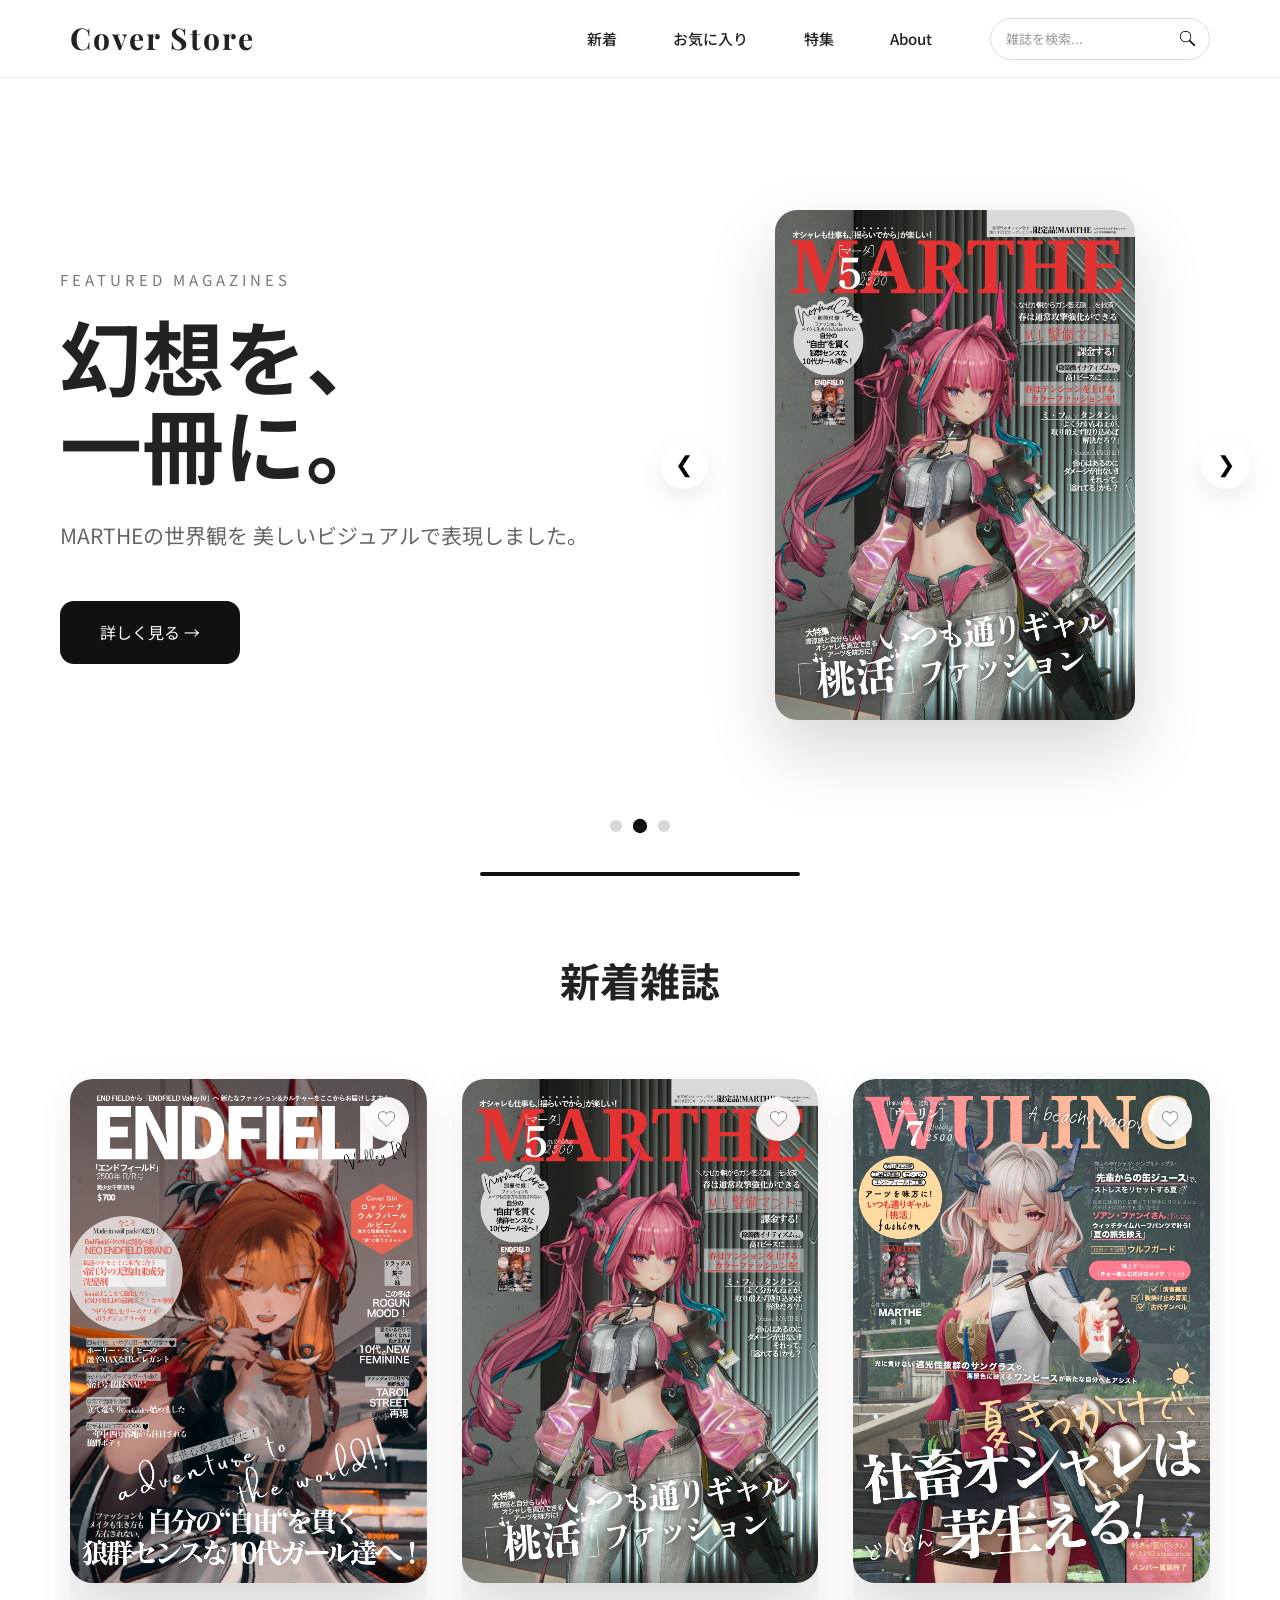
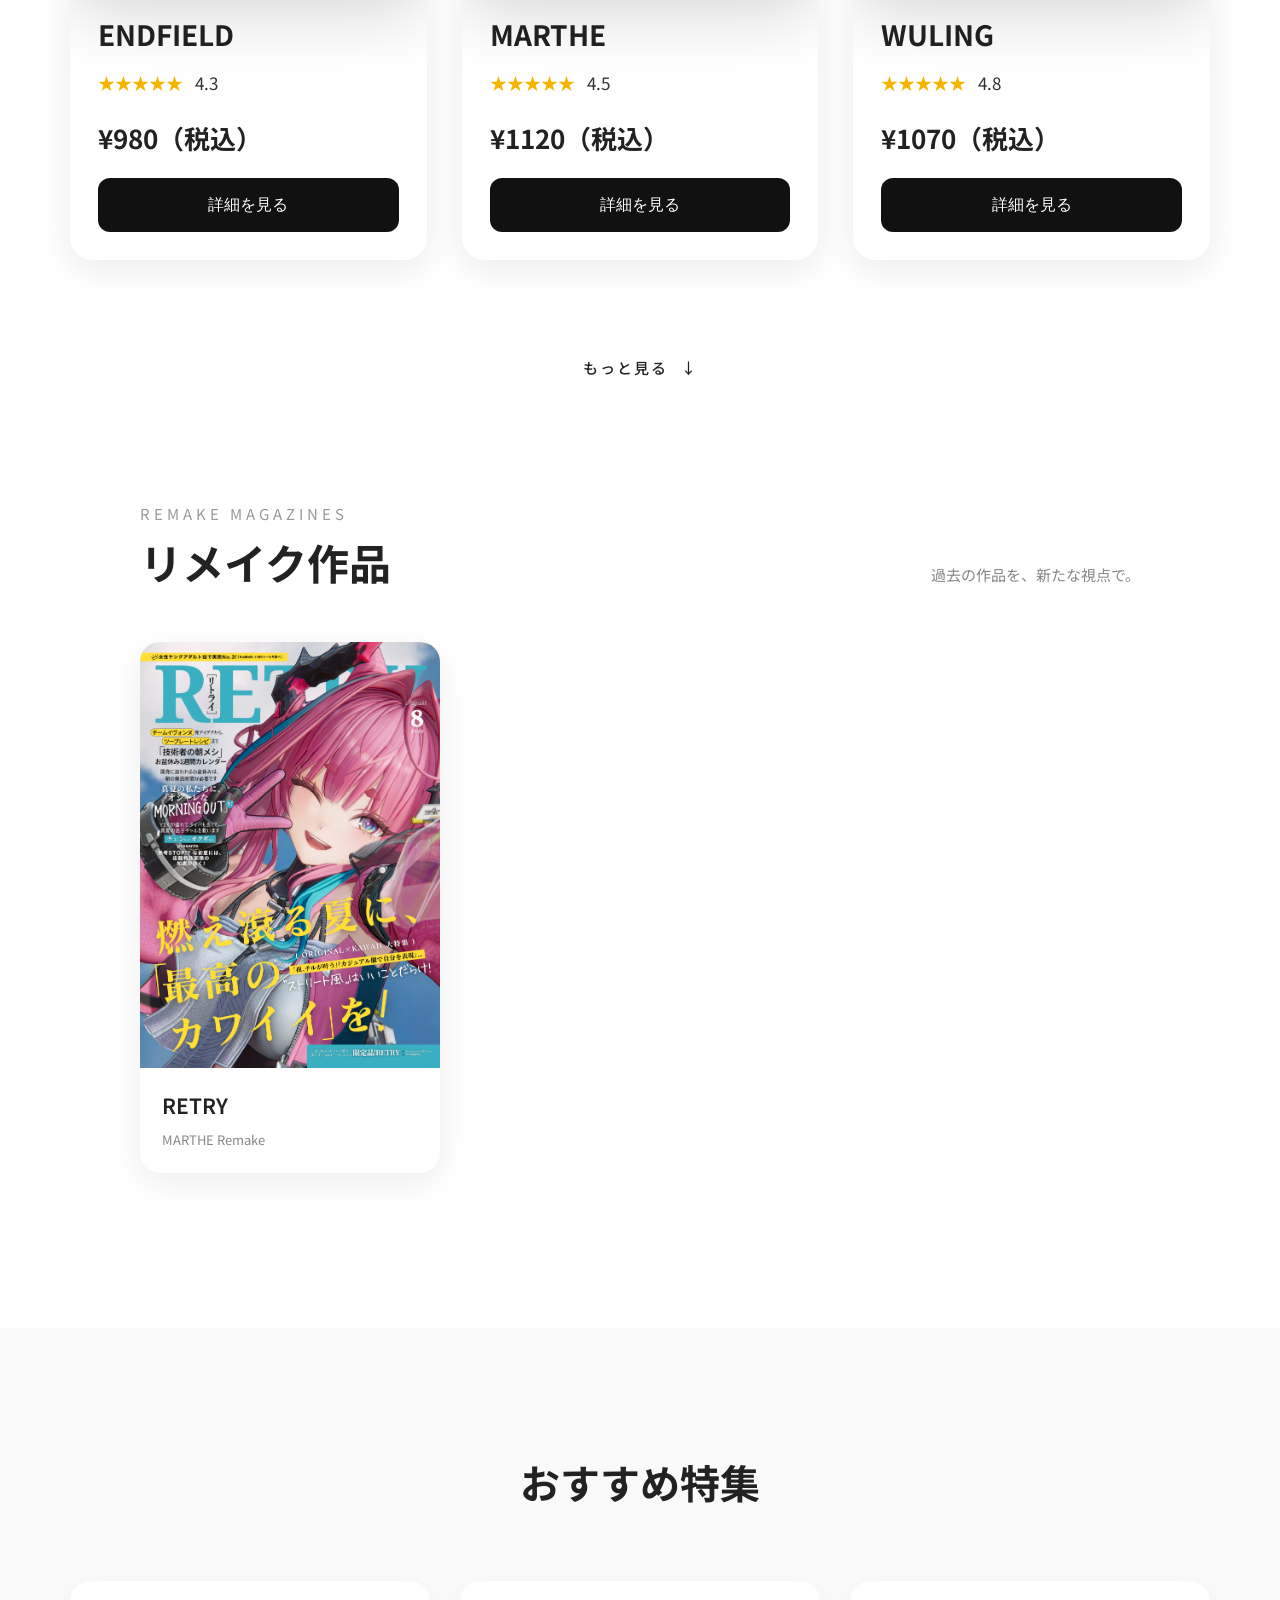
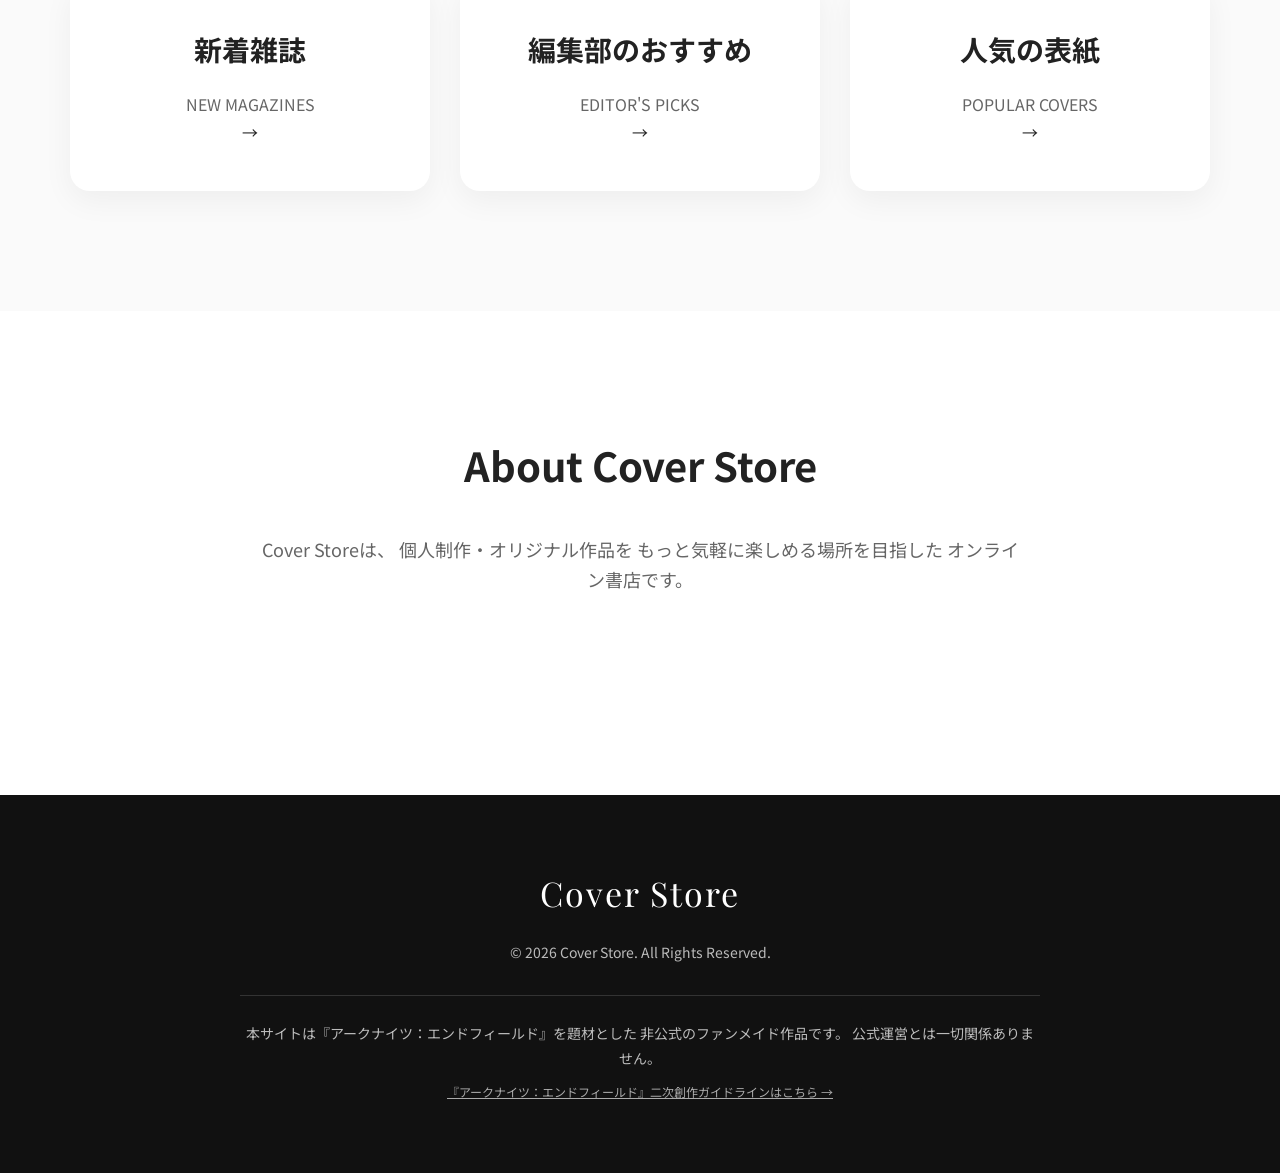
<file: index.html>
<!DOCTYPE html>
<html lang="ja">
<head>
    <meta charset="UTF-8">
    <meta name="viewport" content="width=device-width, initial-scale=1.0">
    <title>Cover Store | オリジナル雑誌オンラインショップ</title>

    <meta name="description" content="オリジナル雑誌を販売するオンラインショップ Cover Store">

    <link rel="icon" href="images/favicon.png">
    
    <link rel="stylesheet" href="style.css">

    <link rel="preconnect" href="https://fonts.googleapis.com">
    <link rel="preconnect" href="https://fonts.gstatic.com" crossorigin>

    <link href="https://fonts.googleapis.com/css2?family=Noto+Sans+JP:wght@300;400;500;700&family=Playfair+Display:wght@600;700&display=swap" rel="stylesheet">

</head>

<body>

<header>

   <div class="logo">
    Cover Store
</div>

<div class="mobile-header-actions">

<form class="mobile-search-box" action="search.html" method="get">

    <input
        type="text"
        name="keyword"
        placeholder="雑誌を検索..."
        autocomplete="off"
    >

    <button
        type="button"
        aria-label="検索を開く"
        id="mobile-search-open"
    >
        <img src="images/虫眼鏡.png" alt="検索">
    </button>

</form>

    <button
        class="mobile-menu-button"
        id="mobile-menu-button"
        type="button"
        aria-label="メニューを開く"
    >
        ☰
    </button>

</div>

<nav>

<a href="#new">新着</a>

<a href="favorites.html">
    お気に入り
</a>

<a href="#featured">特集</a>

<a href="#about">About</a>

   <form
    class="search-box"
    action="search.html"
    method="get"
>

    <input
        type="text"
        id="search-input"
        name="keyword"
        placeholder="雑誌を検索..."
        autocomplete="off"
    >

<button id="search-button" type="button">

    <img
        src="images/虫眼鏡.png"
        alt="検索"
    >

</button>

    </form>
    


</nav>

</header>

<!-- ==========================================
     スマホ用検索画面
========================================== -->

<div class="mobile-search-overlay" id="mobile-search-overlay">

    <div class="mobile-search-panel">

        <form
            class="mobile-search-form"
            action="search.html"
            method="get"
        >

            <button
                class="mobile-search-close"
                id="mobile-search-close"
                type="button"
                aria-label="検索を閉じる"
            >
                ×
            </button>

            <div class="mobile-search-input-wrap">

                <img
                    src="images/虫眼鏡.png"
                    alt=""
                >

                <input
                    type="text"
                    name="keyword"
                    id="mobile-search-input"
                    placeholder="雑誌を検索..."
                    autocomplete="off"
                >

            </div>

        </form>

    </div>

</div>


<section class="hero">

    <div class="hero-slider">

        <!-- ENDFIELD -->
        <div class="hero-slide active">

            <div class="hero-text">

                <span class="mini-title">
                    Featured Magazines
                </span>

                <h1>
                    創作に、<br>
                    独創性を。
                </h1>

                <p>
                    ENDFIELDは近未来をテーマにした
                    オリジナルビジュアルマガジンです。
                </p>

                <a href="endfield.html" class="hero-btn">
                    詳しく見る →
                </a>

            </div>

            <div class="hero-image">

    <button class="slide-arrow prev-slide">
        &#10094;
    </button>

    <a href="endfield.html" class="hero-cover-link">

        <img
            class="hero-cover"
            src="images/endfield.png"
            alt="ENDFIELD">

    </a>

    <button class="slide-arrow next-slide">
        &#10095;
    </button>

</div>

        </div>



        <!-- MARTHE -->
        <div class="hero-slide">

            <div class="hero-text">

                <span class="mini-title">
                    Featured Magazines
                </span>

                <h1>
                    幻想を、<br>
                    一冊に。
                </h1>

                <p>
                    MARTHEの世界観を
                    美しいビジュアルで表現しました。
                </p>

                <a href="marthe.html" class="hero-btn">
                    詳しく見る →
                </a>

            </div>

            <div class="hero-image">

    <button class="slide-arrow prev-slide">
        &#10094;
    </button>

    <a href="marthe.html" class="hero-cover-link">

        <img
            class="hero-cover"
            src="images/marthe.png"
            alt="MARTHE">

    </a>

    <button class="slide-arrow next-slide">
        &#10095;
    </button>

</div>

        </div>



        <!-- WULING -->
        <div class="hero-slide">

            <div class="hero-text">

                <span class="mini-title">
                    Featured Magazines
                </span>

                <h1>
                    未来を、<br>
                    綴る。
                </h1>

                <p>
                    WULINGが描く
                    独自の近未来アート。
                </p>

                <a href="wuling.html" class="hero-btn">
                    詳しく見る →
                </a>

            </div>

            <div class="hero-image">

    <button class="slide-arrow prev-slide">
        &#10094;
    </button>

    <a href="wuling.html" class="hero-cover-link">

        <img
            class="hero-cover"
            src="images/wuling.png"
            alt="WULING">

    </a>

    <button class="slide-arrow next-slide">
        &#10095;
    </button>

</div>

        </div>

    </div>

    <div class="hero-navigation">

        <div class="hero-dots">

            <span class="dot active"></span>
            <span class="dot"></span>
            <span class="dot"></span>

        </div>

        <div class="hero-progress">

            <div class="hero-progress-bar"></div>

        </div>

    </div>

</section>



<section class="new" id="new">

<h2>新着雑誌</h2>

<div class="products">

<a href="endfield.html" class="card">

    <div class="card-image">

        <img
            class="hero-cover"
            src="images/endfield.png"
            alt="ENDFIELD"
        >

<button
    class="favorite-btn"
    type="button"
    aria-label="ENDFIELDをお気に入りに追加"
    data-product="ENDFIELD"
>
    <img
        src="images/中抜きハート.png"
        alt=""
    >
</button>

    </div>

    <h3>ENDFIELD</h3>

<div class="rating">

★★★★★

<span>4.3</span>

</div>

<p class="price">

¥980（税込）

</p>

<button>

詳細を見る

</button>

</a>



<a href="marthe.html" class="card">

    <div class="card-image">

        <img
            class="hero-cover"
            src="images/marthe.png"
            alt="MARTHE"
        >

<button
    class="favorite-btn"
    type="button"
    aria-label="MARTHEをお気に入りに追加"
    data-product="MARTHE"
>
    <img
        src="images/中抜きハート.png"
        alt=""
    >
</button>

    </div>

    <h3>MARTHE</h3>

<div class="rating">

★★★★★
<span>4.5</span>

</div>

<p class="price">

¥1120（税込）

</p>

<button>

詳細を見る

</button>

</a>



<a href="wuling.html" class="card">

    <div class="card-image">

        <img
            class="hero-cover"
            src="images/wuling.png"
            alt="WULING"
        >

<button
    class="favorite-btn"
    type="button"
    aria-label="WULINGをお気に入りに追加"
    data-product="WULING"
>
    <img
        src="images/中抜きハート.png"
        alt=""
    >
</button>

    </div>

    <h3>WULING</h3>

<div class="rating">

★★★★★
<span>4.8</span>

</div>

<p class="price">

¥1070（税込）

</p>

<button>

詳細を見る

</button>

</a>


<!-- RETRY -->
<div class="new-hidden">

<a href="retry.html" class="card">

    <div class="card-image">

        <img
            class="hero-cover"
            src="images/retry.png"
            alt="RETRY"
        >

        <button
            class="favorite-btn"
            type="button"
            aria-label="RETRYをお気に入りに追加"
            data-product="RETRY"
        >
            <img
                src="images/中抜きハート.png"
                alt=""
            >
        </button>

    </div>

    <h3>RETRY</h3>

    <div class="rating">

        ★★★★★

        <span>4.0</span>

    </div>

    <p class="price">

        ¥890（税込）

    </p>

    <button>

        詳細を見る

    </button>

</a>

</div>


</div>


<div class="new-more">

    <button id="new-more-button">

        もっと見る
        <span>↓</span>

    </button>

</div>

</section>

<!-- ==========================================
     リメイク作品
========================================== -->

<section class="remakes">

    <div class="remakes-header">

        <div>
            <span class="mini-title">
                Remake Magazines
            </span>

            <h2>
                リメイク作品
            </h2>
        </div>

        <p>
            過去の作品を、新たな視点で。
        </p>

    </div>


    <div class="remake-scroll">

        <!-- RETRY -->
        <a href="retry.html" class="remake-card">

            <div class="remake-image">

                <img
                    src="images/retry.png"
                    alt="RETRY"
                >

            </div>

            <div class="remake-info">

                <h3>
                    RETRY
                </h3>

                <p>
                    MARTHE Remake
                </p>

            </div>

        </a>


        <!--
        今後リメイク作品を追加するときは
        この下に同じ形式で追加
        -->

    </div>

</section>

<section class="featured" id="featured">

    <h2>おすすめ特集</h2>

    <div class="feature-grid">

        <a href="#new" class="feature">

            <div class="feature-text">

                <h3>新着雑誌</h3>

                <p class="feature-en">
                    NEW MAGAZINES
                </p>

            </div>

            <span class="feature-arrow">→</span>

        </a>


        <div class="feature">

            <div class="feature-text">

                <h3>編集部のおすすめ</h3>

                <p class="feature-en">
                    EDITOR'S PICKS
                </p>

            </div>

            <span class="feature-arrow">→</span>

        </div>


        <div class="feature">

            <div class="feature-text">

                <h3>人気の表紙</h3>

                <p class="feature-en">
                    POPULAR COVERS
                </p>

            </div>

            <span class="feature-arrow">→</span>

        </div>

    </div>

</section>



<section class="about" id="about">

<h2>About Cover Store</h2>

<p>

Cover Storeは、
個人制作・オリジナル作品を
もっと気軽に楽しめる場所を目指した
オンライン書店です。

</p>

</section>



<footer>

    <div class="footer-logo">
        Cover Store
    </div>

    <p>
        © 2026 Cover Store.
        All Rights Reserved.
    </p>

    <div class="fan-notice">

        <p>
            本サイトは『アークナイツ：エンドフィールド』を題材とした
            非公式のファンメイド作品です。
            公式運営とは一切関係ありません。
        </p>

        <a
            href="https://endfield.gryphline.com/ja-jp/news/4497"
            target="_blank"
            rel="noopener noreferrer"
        >
            『アークナイツ：エンドフィールド』二次創作ガイドラインはこちら →
        </a>

    </div>

</footer>

<script src="script.js"></script>

</body>
</html>
</file>
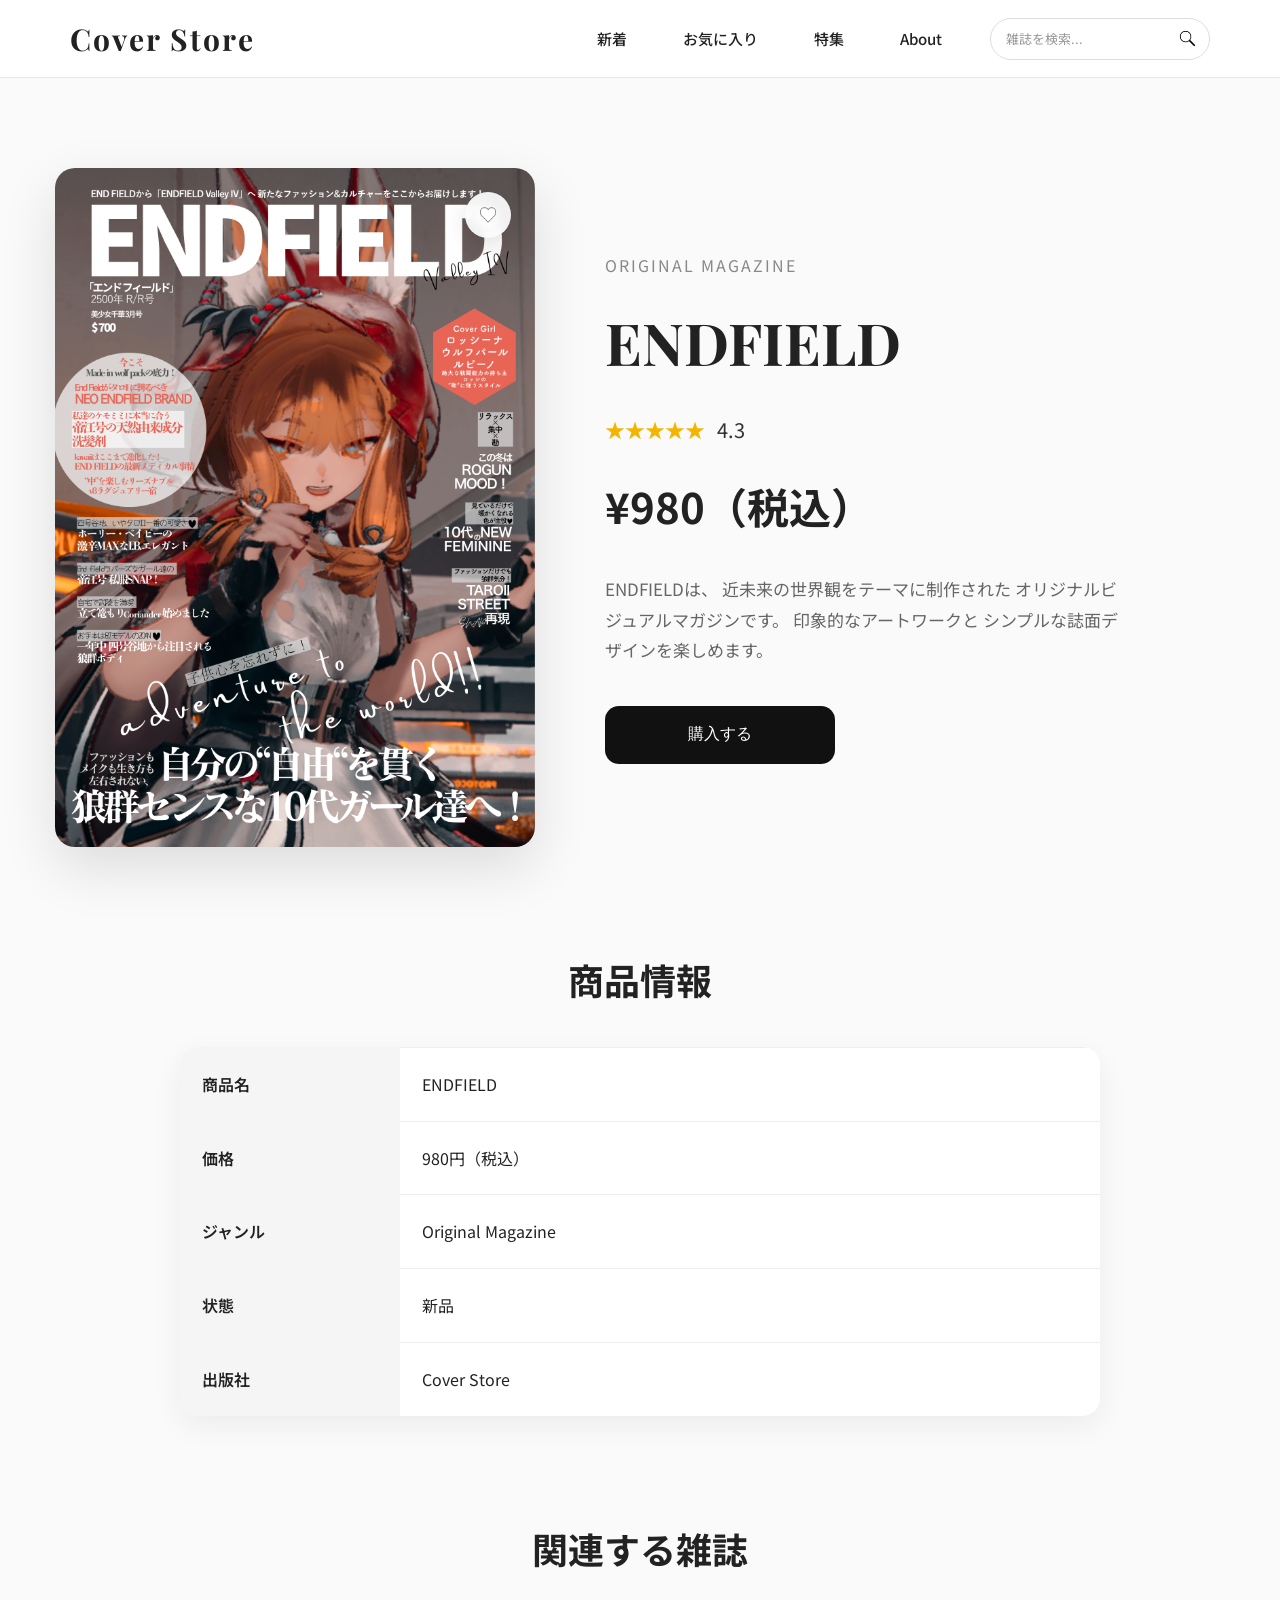
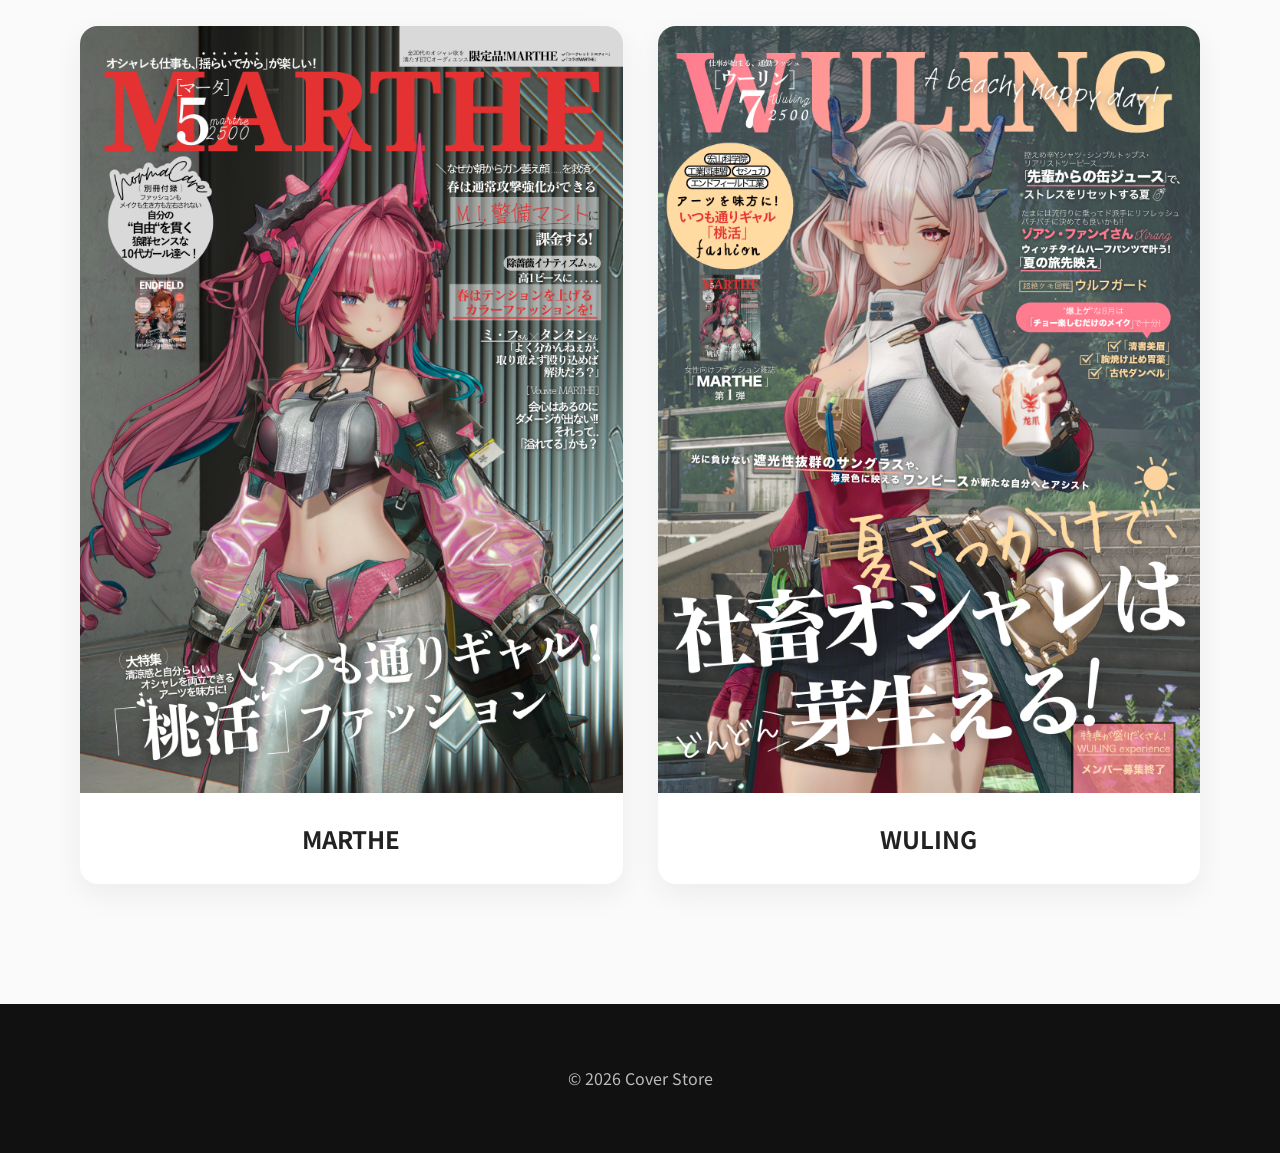
<file: ENDFIELD.html>
<!DOCTYPE html>
<html lang="ja">

<head>

    <meta charset="UTF-8">

    <meta name="viewport" content="width=device-width, initial-scale=1.0">

    <title>ENDFIELD | Cover Store</title>

    <link rel="stylesheet" href="product.css">

    <link rel="preconnect" href="https://fonts.googleapis.com">

    <link rel="preconnect" href="https://fonts.gstatic.com" crossorigin>

    <link href="https://fonts.googleapis.com/css2?family=Noto+Sans+JP:wght@300;400;500;700&family=Playfair+Display:wght@600;700&display=swap" rel="stylesheet">

</head>

<body>

<header>

    <a href="index.html" class="product-logo">
        Cover Store
    </a>

    <div class="product-mobile-actions">

        <button
            class="product-mobile-search-button"
            id="product-mobile-search-open"
            type="button"
            aria-label="検索を開く"
        >
            <img src="images/虫眼鏡.png" alt="検索">
        </button>

        <button
            class="product-mobile-menu-button"
            id="product-mobile-menu-button"
            type="button"
            aria-label="メニューを開く"
        >
            ☰
        </button>

    </div>

    <nav class="product-nav">

        <a href="index.html#new">新着</a>

        <a href="favorites.html">お気に入り</a>

        <a href="index.html#featured">特集</a>

        <a href="index.html#about">About</a>

        <form
            class="product-search-box"
            action="search.html"
            method="get"
        >

            <input
                type="text"
                name="keyword"
                placeholder="雑誌を検索..."
                autocomplete="off"
            >

            <button
                type="submit"
                aria-label="検索"
            >
                <img
                    src="images/虫眼鏡.png"
                    alt="検索"
                >
            </button>

        </form>

    </nav>

</header>

<!-- スマホ用メニュー -->

<div
    class="product-mobile-nav"
    id="product-mobile-nav"
>

    <a href="index.html#new">新着</a>

    <a href="favorites.html">お気に入り</a>

    <a href="index.html#featured">特集</a>

    <a href="index.html#about">About</a>

</div>

<!-- スマホ用検索 -->

<div
    class="product-search-overlay"
    id="product-search-overlay"
>

    <div class="product-search-panel">

        <form
            class="product-search-form"
            action="search.html"
            method="get"
        >

            <div class="product-search-input-wrap">

                <img
                    src="images/虫眼鏡.png"
                    alt=""
                >

                <input
                    type="text"
                    name="keyword"
                    placeholder="雑誌を検索..."
                    autocomplete="off"
                    id="product-mobile-search-input"
                >

            </div>

            <button
                class="product-search-close"
                id="product-search-close"
                type="button"
                aria-label="検索を閉じる"
            >
                ×
            </button>

        </form>

    </div>

</div>



<main class="product-container">

<div class="product-image">

    <img
        class="hero-cover"
        src="images/endfield.png"
        alt="ENDFIELD"
    >

    <button
        class="product-favorite-btn"
        type="button"
        aria-label="ENDFIELDをお気に入りに追加"
        data-product="ENDFIELD"
    >
        <img
            src="images/中抜きハート.png"
            alt=""
        >
    </button>

</div>



<div class="product-info">

<p class="category">
Original Magazine
</p>

<h1>

ENDFIELD

</h1>

<div class="rating">

★★★★★

<span>4.3</span>

</div>

<div class="price">

¥980（税込）

</div>

<p class="description">

ENDFIELDは、
近未来の世界観をテーマに制作された
オリジナルビジュアルマガジンです。

印象的なアートワークと
シンプルな誌面デザインを楽しめます。

</p>

<button class="buy-button">

購入する

</button>

</div>

</main>



<section class="information">

<h2>

商品情報

</h2>

<table>

<tr>

<th>

商品名

</th>

<td>

ENDFIELD

</td>

</tr>

<tr>

<th>

価格

</th>

<td>

980円（税込）

</td>

</tr>

<tr>

<th>

ジャンル

</th>

<td>

Original Magazine

</td>

</tr>

<tr>

<th>

状態

</th>

<td>

新品

</td>

</tr>

<tr>

<th>

出版社

</th>

<td>

Cover Store

</td>

</tr>

</table>

</section>



<section class="recommend">

<h2>

関連する雑誌

</h2>

<div class="recommend-grid">

<a href="marthe.html" class="recommend-card">

<img src="images/marthe.png" alt="MARTHE">

<h3>

MARTHE

</h3>

</a>

<a href="wuling.html" class="recommend-card">

<img src="images/wuling.png" alt="WULING">

<h3>

WULING

</h3>

</a>

</div>

</section>



<footer>

<p>

© 2026 Cover Store

</p>

</footer>

<script src="script.js"></script>

</body>

</html>
</file>
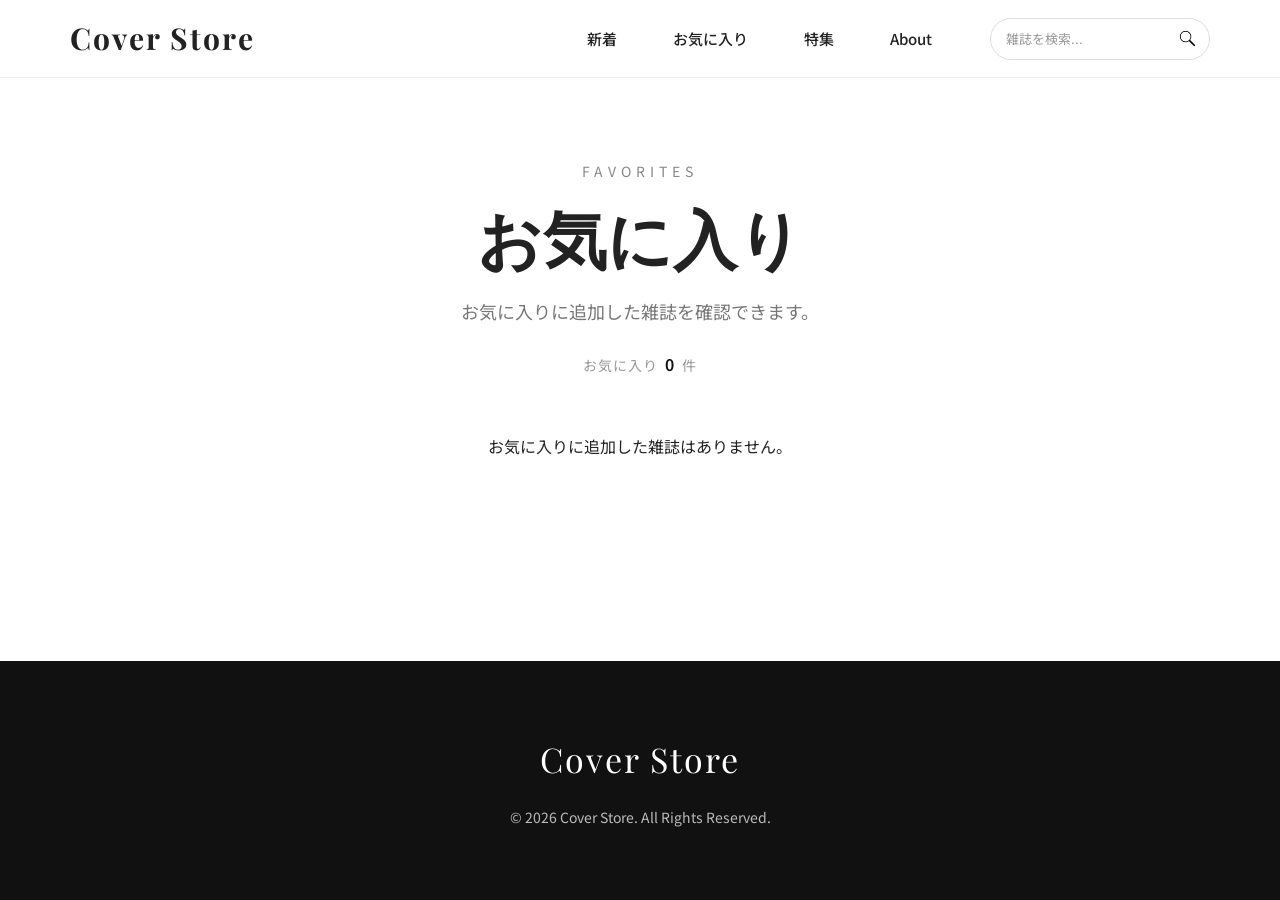
<file: favorites.html>
<!DOCTYPE html>
<html lang="ja">

<head>

    <meta charset="UTF-8">

    <meta
        name="viewport"
        content="width=device-width, initial-scale=1.0"
    >

    <title>お気に入り | Cover Store</title>

    <meta
        name="description"
        content="Cover Storeのお気に入り"
    >

    <link rel="stylesheet" href="style.css">

    <link rel="preconnect" href="https://fonts.googleapis.com">
    <link rel="preconnect" href="https://fonts.gstatic.com" crossorigin>

    <link
        href="https://fonts.googleapis.com/css2?family=Noto+Sans+JP:wght@300;400;500;700&family=Playfair+Display:wght@600;700&display=swap"
        rel="stylesheet"
    >

</head>


<body>


<header>

    <div class="logo">

        <a href="index.html">
            Cover Store
        </a>

    </div>


    <nav>

        <a href="index.html#new">
            新着
        </a>

<a href="favorites.html">
    お気に入り
</a>

        <a href="index.html#featured">
            特集
        </a>

        <a href="index.html#about">
            About
        </a>



<form
    class="search-box"
    action="search.html"
    method="get"
>

    <input
        type="text"
        id="search-input"
        name="keyword"
        placeholder="雑誌を検索..."
        autocomplete="off"
    >

    <button
        id="search-button"
        type="submit"
    >

        <img
            src="images/虫眼鏡.png"
            alt="検索"
        >

    </button>

</form>




    </nav>

</header>



<main class="favorites-page">

    <section class="favorites-section">

 <span class="mini-title">
    Favorites
</span>


<h1>
    お気に入り
</h1>


<p class="favorites-description">
    お気に入りに追加した雑誌を確認できます。
</p>


<p class="search-count">

    お気に入り
    <span id="favorite-count">0</span>
    件

</p>

        <div
            class="products"
            id="favorite-products"
        >

            <!-- JavaScriptで商品を表示します -->

        </div>


        <p
            id="favorites-empty"
            class="favorites-empty"
        >
            お気に入りに追加した雑誌はありません。
        </p>

    </section>

</main>



<footer>

    <div class="footer-logo">
        Cover Store
    </div>

    <p>
        © 2026 Cover Store.
        All Rights Reserved.
    </p>

</footer>



<script src="favorites.js"></script>

</body>

</html>
</file>
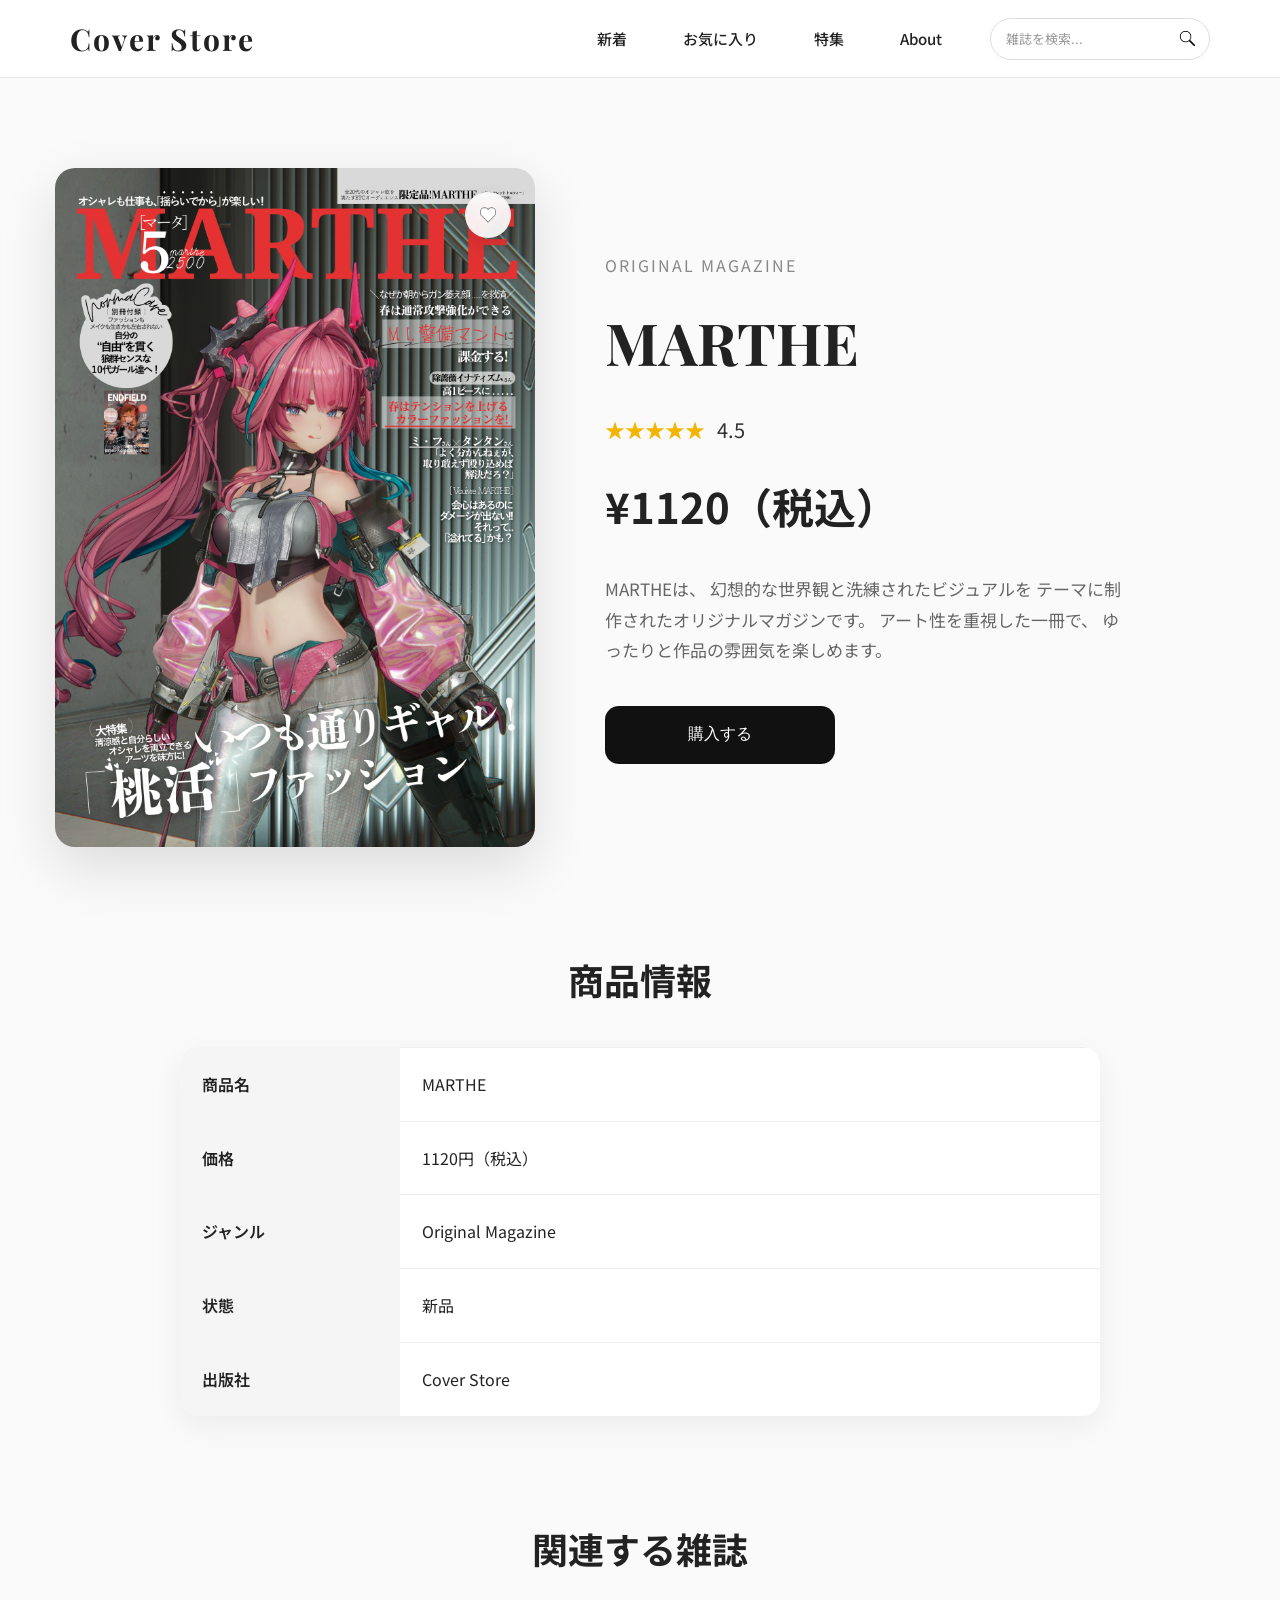
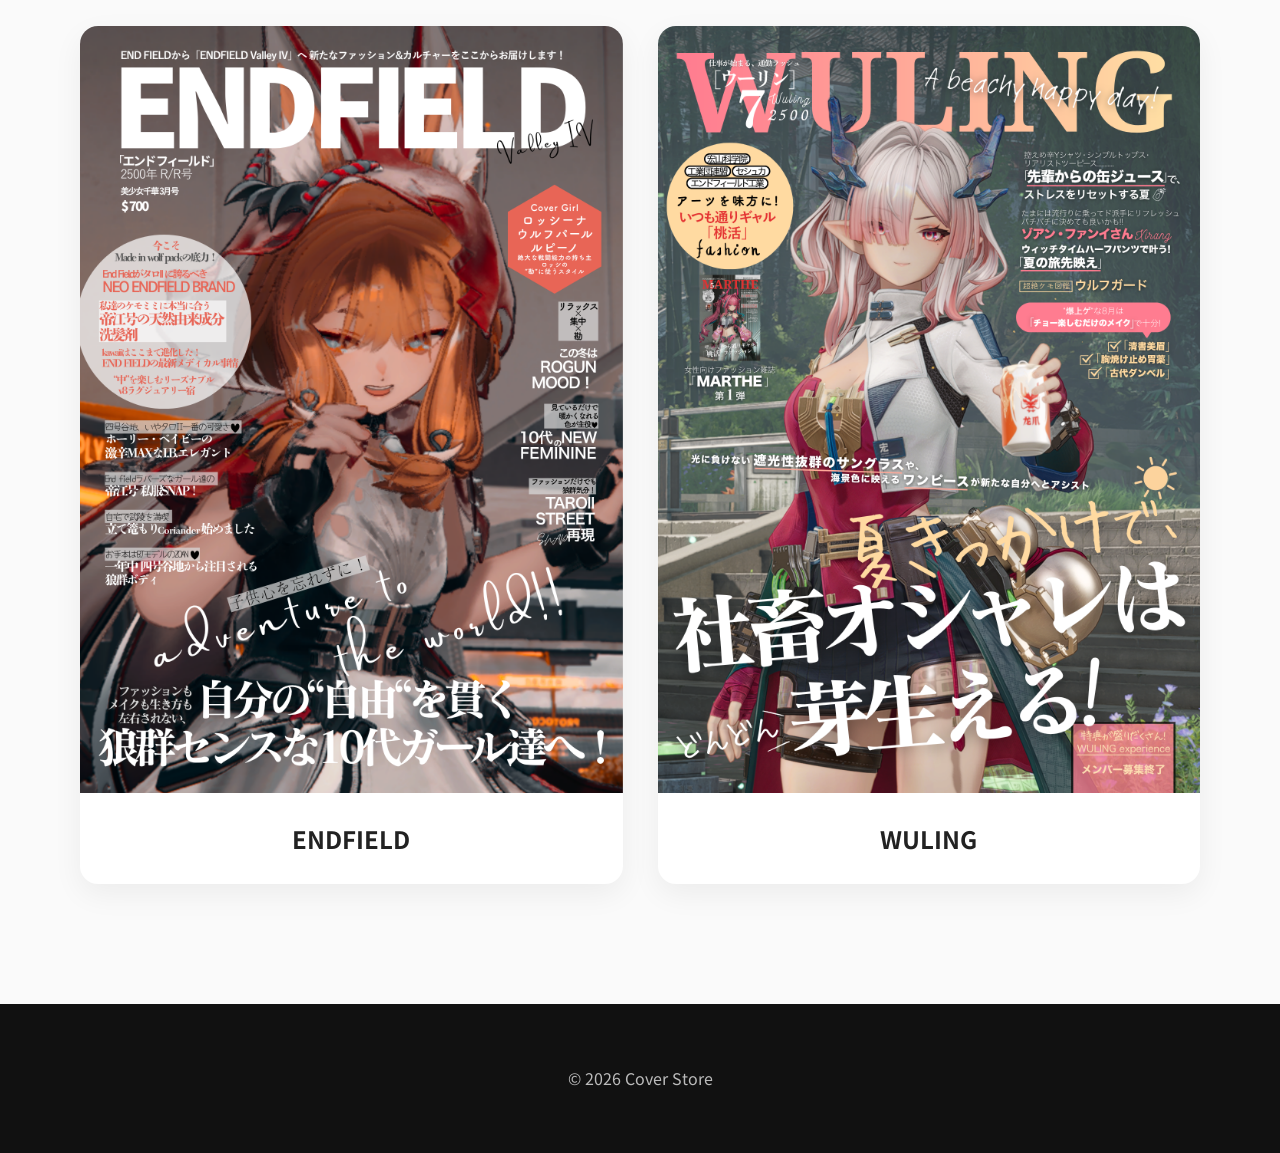
<file: marthe.html>
<!DOCTYPE html>
<html lang="ja">

<head>

    <meta charset="UTF-8">

    <meta name="viewport" content="width=device-width, initial-scale=1.0">

    <title>MARTHE | Cover Store</title>

    <link rel="stylesheet" href="product.css">

    <link rel="preconnect" href="https://fonts.googleapis.com">

    <link rel="preconnect" href="https://fonts.gstatic.com" crossorigin>

    <link href="https://fonts.googleapis.com/css2?family=Noto+Sans+JP:wght@300;400;500;700&family=Playfair+Display:wght@600;700&display=swap" rel="stylesheet">

</head>

<body>

<header>

    <a href="index.html" class="product-logo">
        Cover Store
    </a>

    <div class="product-mobile-actions">

        <button
            class="product-mobile-search-button"
            id="product-mobile-search-open"
            type="button"
            aria-label="検索を開く"
        >
            <img src="images/虫眼鏡.png" alt="検索">
        </button>

        <button
            class="product-mobile-menu-button"
            id="product-mobile-menu-button"
            type="button"
            aria-label="メニューを開く"
        >
            ☰
        </button>

    </div>

    <nav class="product-nav">

        <a href="index.html#new">新着</a>

        <a href="favorites.html">お気に入り</a>

        <a href="index.html#featured">特集</a>

        <a href="index.html#about">About</a>

        <form
            class="product-search-box"
            action="search.html"
            method="get"
        >

            <input
                type="text"
                name="keyword"
                placeholder="雑誌を検索..."
                autocomplete="off"
            >

            <button
                type="submit"
                aria-label="検索"
            >
                <img
                    src="images/虫眼鏡.png"
                    alt="検索"
                >
            </button>

        </form>

    </nav>

</header>

<!-- スマホ用メニュー -->

<div
    class="product-mobile-nav"
    id="product-mobile-nav"
>

    <a href="index.html#new">新着</a>

    <a href="favorites.html">お気に入り</a>

    <a href="index.html#featured">特集</a>

    <a href="index.html#about">About</a>

</div>

<!-- スマホ用検索 -->

<div
    class="product-search-overlay"
    id="product-search-overlay"
>

    <div class="product-search-panel">

        <form
            class="product-search-form"
            action="search.html"
            method="get"
        >

            <div class="product-search-input-wrap">

                <img
                    src="images/虫眼鏡.png"
                    alt=""
                >

                <input
                    type="text"
                    name="keyword"
                    placeholder="雑誌を検索..."
                    autocomplete="off"
                    id="product-mobile-search-input"
                >

            </div>

            <button
                class="product-search-close"
                id="product-search-close"
                type="button"
                aria-label="検索を閉じる"
            >
                ×
            </button>

        </form>

    </div>

</div>

<main class="product-container">

<div class="product-image">

    <img
        class="hero-cover"
        src="images/marthe.png"
        alt="MARTHE"
    >

    <button
        class="product-favorite-btn"
        type="button"
        aria-label="MARTHEをお気に入りに追加"
        data-product="MARTHE"
    >
        <img
            src="images/中抜きハート.png"
            alt=""
        >
    </button>

</div>

<div class="product-info">

<p class="category">

Original Magazine

</p>

<h1>

MARTHE

</h1>

<div class="rating">

★★★★★

<span>4.5</span>

</div>

<div class="price">

¥1120（税込）

</div>

<p class="description">

MARTHEは、
幻想的な世界観と洗練されたビジュアルを
テーマに制作されたオリジナルマガジンです。

アート性を重視した一冊で、
ゆったりと作品の雰囲気を楽しめます。

</p>

<button class="buy-button">

購入する

</button>

</div>

</main>

<section class="information">

<h2>

商品情報

</h2>

<table>

<tr>

<th>商品名</th>

<td>MARTHE</td>

</tr>

<tr>

<th>価格</th>

<td>1120円（税込）</td>

</tr>

<tr>

<th>ジャンル</th>

<td>Original Magazine</td>

</tr>

<tr>

<th>状態</th>

<td>新品</td>

</tr>

<tr>

<th>出版社</th>

<td>Cover Store</td>

</tr>

</table>

</section>

<section class="recommend">

<h2>

関連する雑誌

</h2>

<div class="recommend-grid">

<a href="endfield.html" class="recommend-card">

<img src="images/endfield.png" alt="ENDFIELD">

<h3>

ENDFIELD

</h3>

</a>

<a href="wuling.html" class="recommend-card">

<img src="images/wuling.png" alt="WULING">

<h3>

WULING

</h3>

</a>

</div>

</section>

<footer>

<p>

© 2026 Cover Store

</p>

</footer>

<script src="script.js"></script>

</body>

</html>
</file>
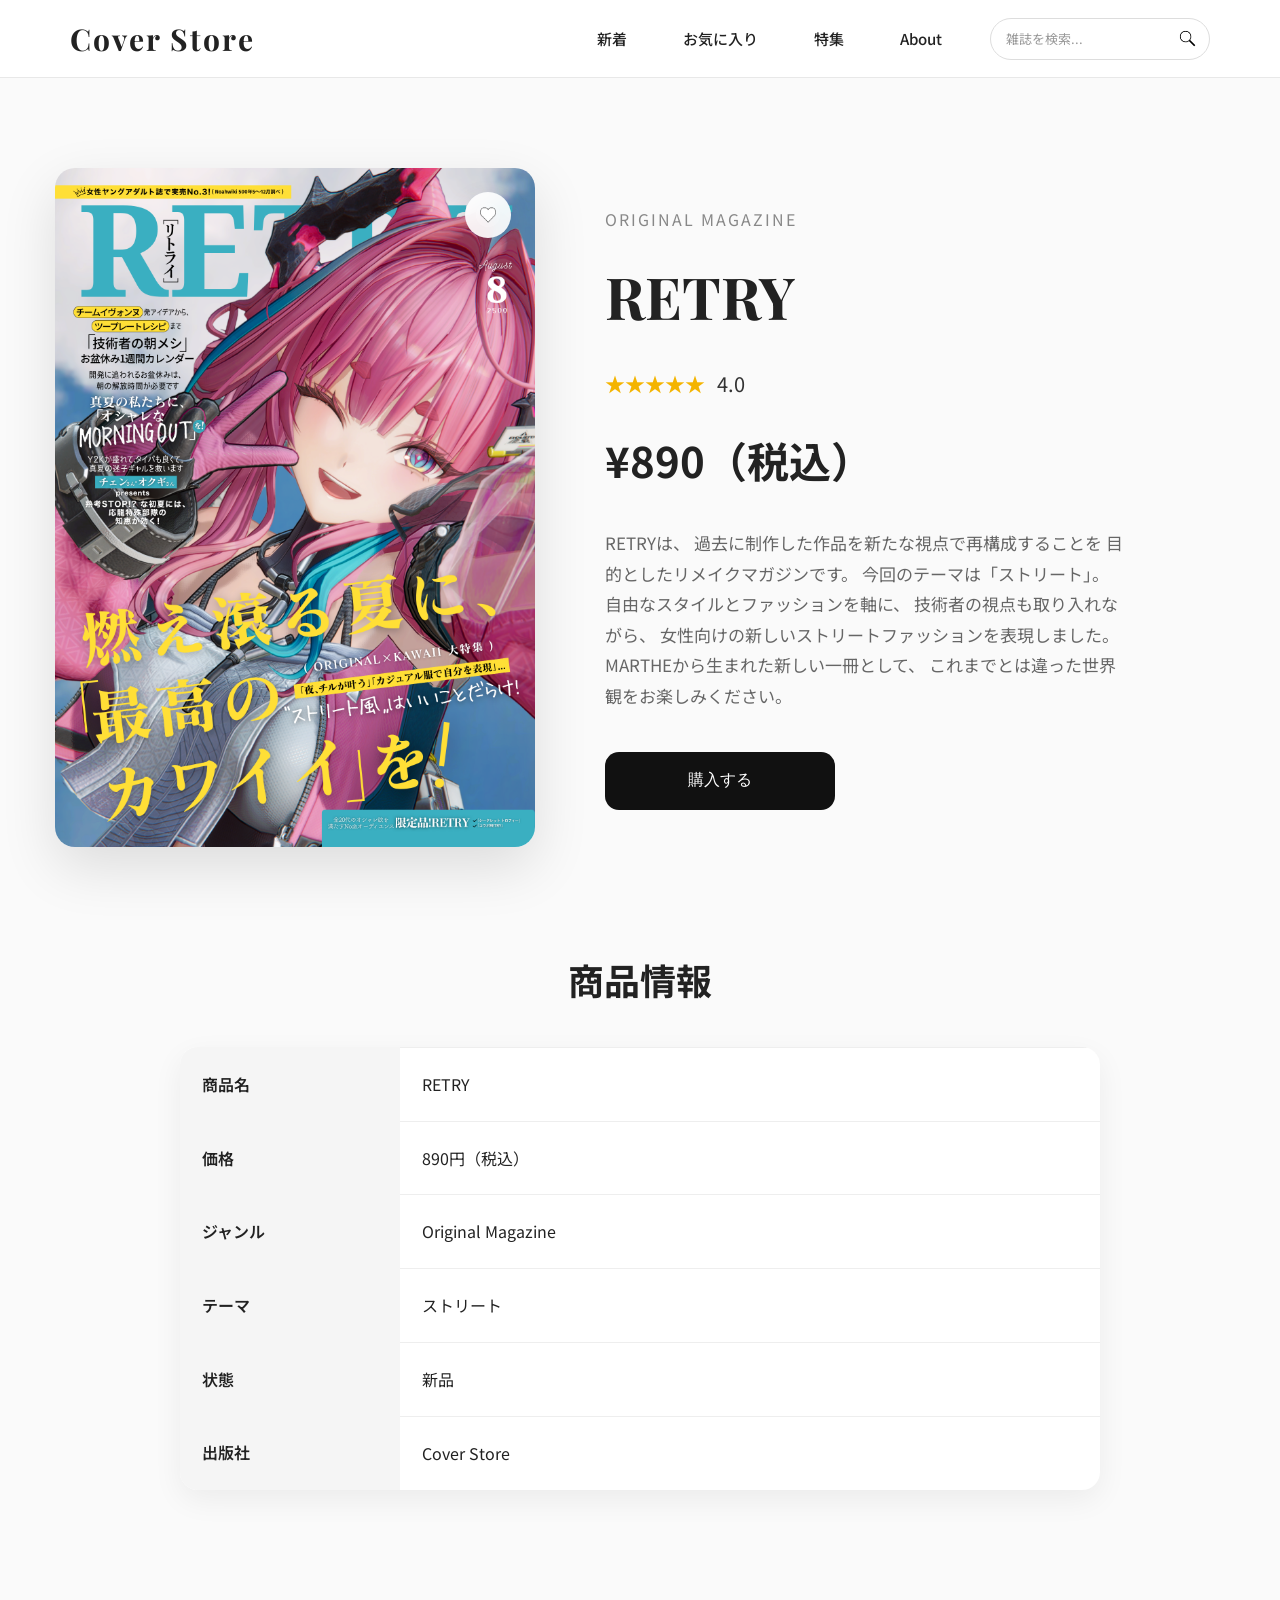
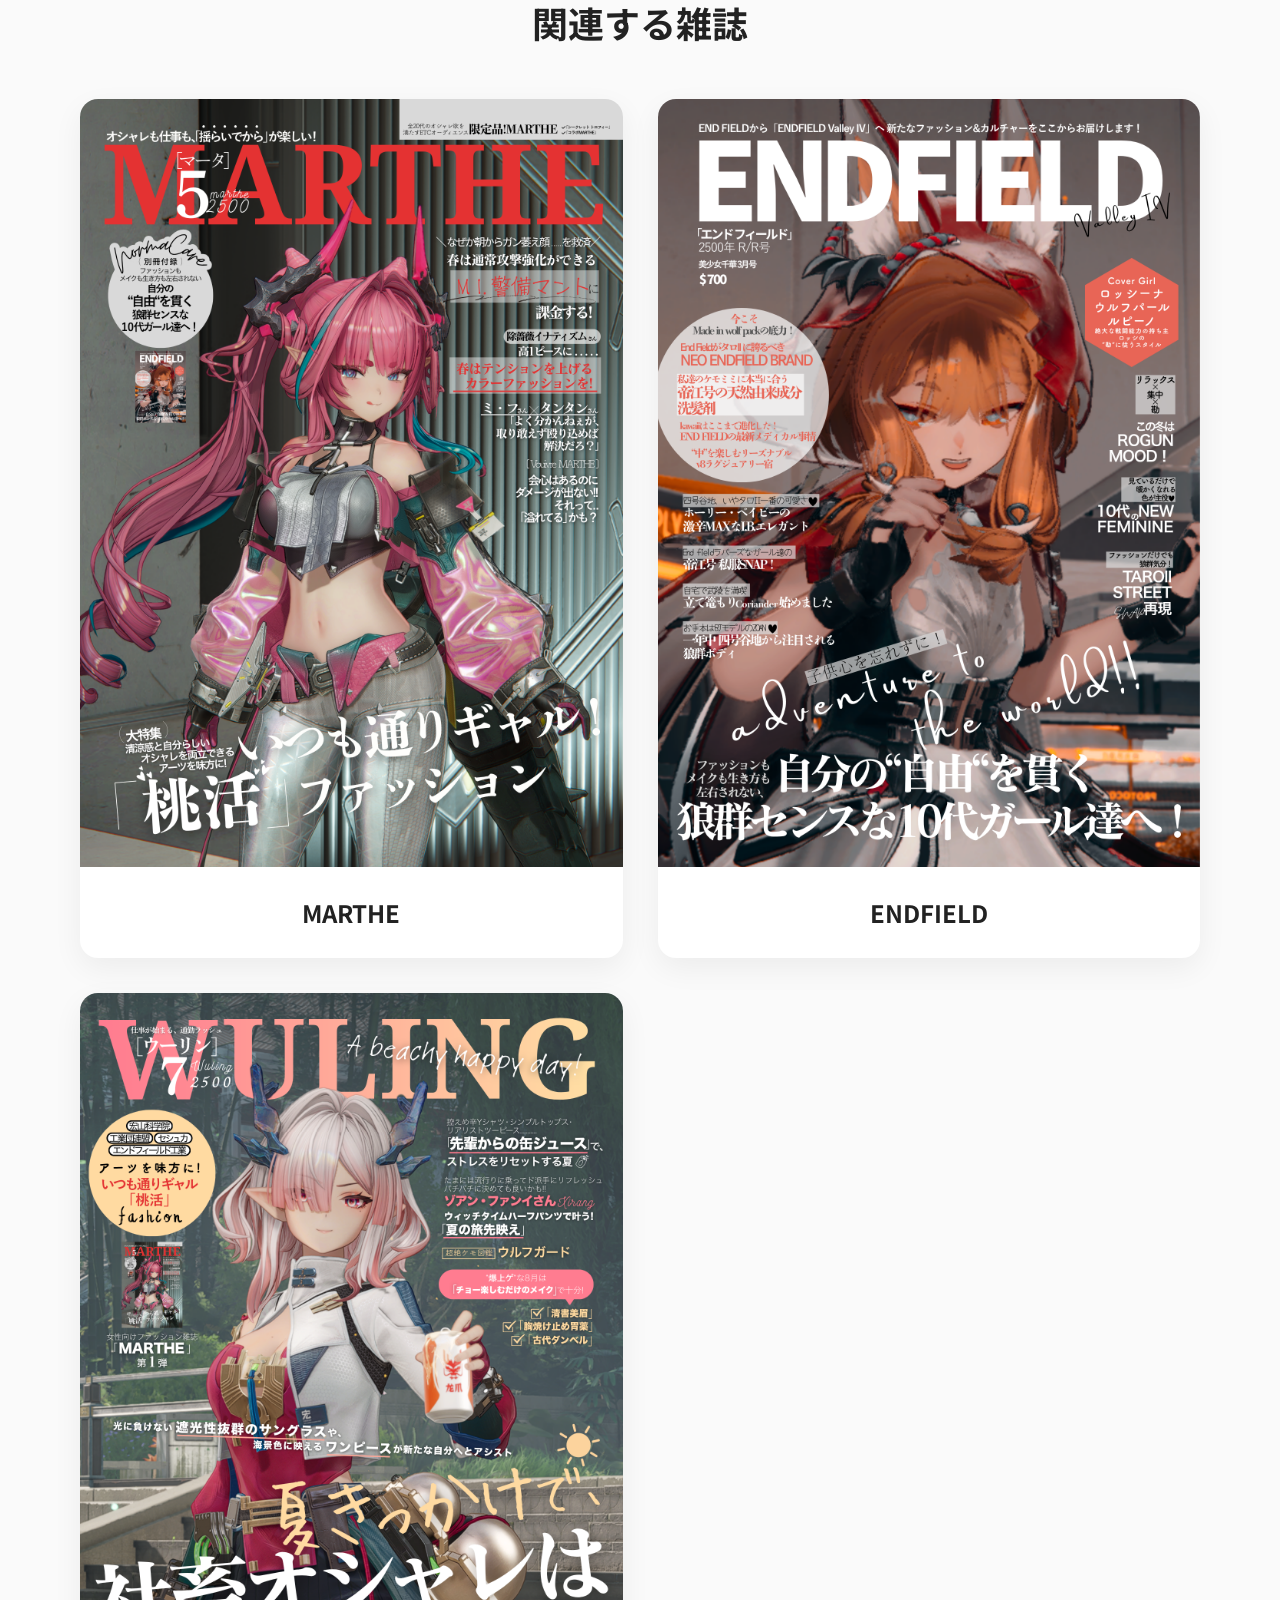
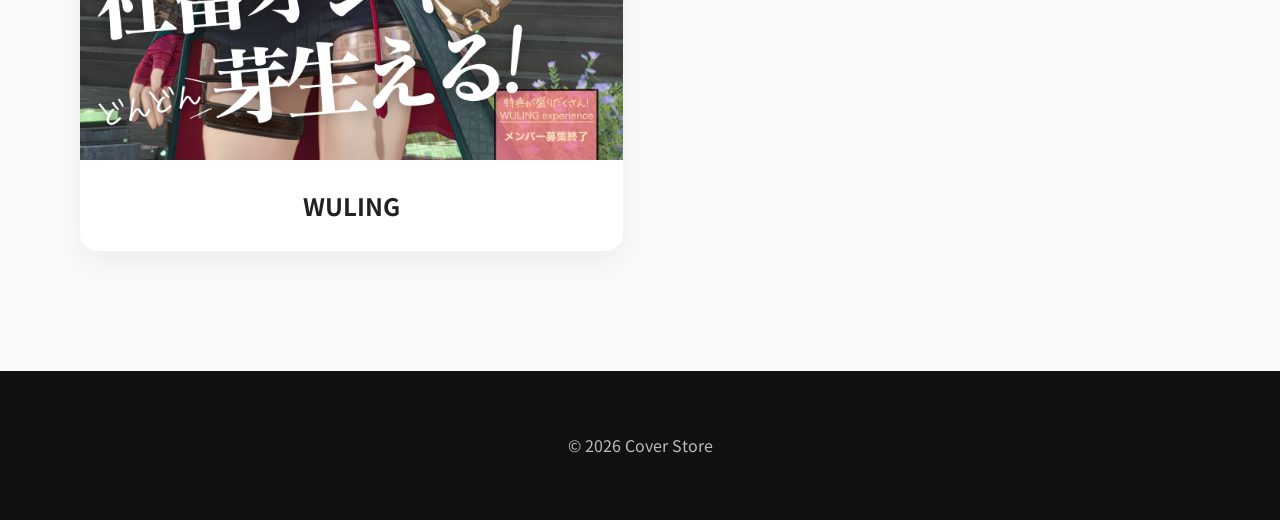
<file: retry.html>
<!DOCTYPE html>
<html lang="ja">

<head>

    <meta charset="UTF-8">

    <meta name="viewport" content="width=device-width, initial-scale=1.0">

    <title>RETRY | Cover Store</title>

    <link rel="stylesheet" href="product.css">

    <link rel="preconnect" href="https://fonts.googleapis.com">

    <link rel="preconnect" href="https://fonts.gstatic.com" crossorigin>

    <link href="https://fonts.googleapis.com/css2?family=Noto+Sans+JP:wght@300;400;500;700&family=Playfair+Display:wght@600;700&display=swap" rel="stylesheet">

</head>

<body>

<header>

    <a href="index.html" class="product-logo">
        Cover Store
    </a>

    <div class="product-mobile-actions">

        <button
            class="product-mobile-search-button"
            id="product-mobile-search-open"
            type="button"
            aria-label="検索を開く"
        >
            <img src="images/虫眼鏡.png" alt="検索">
        </button>

        <button
            class="product-mobile-menu-button"
            id="product-mobile-menu-button"
            type="button"
            aria-label="メニューを開く"
        >
            ☰
        </button>

    </div>

    <nav class="product-nav">

        <a href="index.html#new">新着</a>

        <a href="favorites.html">お気に入り</a>

        <a href="index.html#featured">特集</a>

        <a href="index.html#about">About</a>

        <form
            class="product-search-box"
            action="search.html"
            method="get"
        >

            <input
                type="text"
                name="keyword"
                placeholder="雑誌を検索..."
                autocomplete="off"
            >

            <button
                type="submit"
                aria-label="検索"
            >
                <img
                    src="images/虫眼鏡.png"
                    alt="検索"
                >
            </button>

        </form>

    </nav>

</header>

<!-- スマホ用メニュー -->

<div
    class="product-mobile-nav"
    id="product-mobile-nav"
>

    <a href="index.html#new">新着</a>

    <a href="favorites.html">お気に入り</a>

    <a href="index.html#featured">特集</a>

    <a href="index.html#about">About</a>

</div>

<!-- スマホ用検索 -->

<div
    class="product-search-overlay"
    id="product-search-overlay"
>

    <div class="product-search-panel">

        <form
            class="product-search-form"
            action="search.html"
            method="get"
        >

            <div class="product-search-input-wrap">

                <img
                    src="images/虫眼鏡.png"
                    alt=""
                >

                <input
                    type="text"
                    name="keyword"
                    placeholder="雑誌を検索..."
                    autocomplete="off"
                    id="product-mobile-search-input"
                >

            </div>

            <button
                class="product-search-close"
                id="product-search-close"
                type="button"
                aria-label="検索を閉じる"
            >
                ×
            </button>

        </form>

    </div>

</div>


<main class="product-container">


<div class="product-image">

    <img
        class="hero-cover"
        src="images/retry.png"
        alt="RETRY"
    >

    <button
        class="product-favorite-btn"
        type="button"
        aria-label="RETRYをお気に入りに追加"
        data-product="RETRY"
    >

        <img
            src="images/中抜きハート.png"
            alt=""
        >

    </button>

</div>


<div class="product-info">

<p class="category">

Original Magazine

</p>


<h1>

RETRY

</h1>


<div class="rating">

★★★★★

<span>4.0</span>

</div>


<div class="price">

¥890（税込）

</div>


<p class="description">

RETRYは、
過去に制作した作品を新たな視点で再構成することを
目的としたリメイクマガジンです。

今回のテーマは「ストリート」。

自由なスタイルとファッションを軸に、
技術者の視点も取り入れながら、
女性向けの新しいストリートファッションを表現しました。

MARTHEから生まれた新しい一冊として、
これまでとは違った世界観をお楽しみください。

</p>


<button class="buy-button">

購入する

</button>

</div>

</main>


<section class="information">

<h2>

商品情報

</h2>


<table>

<tr>

<th>商品名</th>

<td>RETRY</td>

</tr>


<tr>

<th>価格</th>

<td>890円（税込）</td>

</tr>


<tr>

<th>ジャンル</th>

<td>Original Magazine</td>

</tr>


<tr>

<th>テーマ</th>

<td>ストリート</td>

</tr>


<tr>

<th>状態</th>

<td>新品</td>

</tr>


<tr>

<th>出版社</th>

<td>Cover Store</td>

</tr>

</table>

</section>


<section class="recommend">

<h2>

関連する雑誌

</h2>


<div class="recommend-grid">


<a href="marthe.html" class="recommend-card">

<img
    src="images/marthe.png"
    alt="MARTHE"
>

<h3>

MARTHE

</h3>

</a>


<a href="endfield.html" class="recommend-card">

<img
    src="images/endfield.png"
    alt="ENDFIELD"
>

<h3>

ENDFIELD

</h3>

</a>


<a href="wuling.html" class="recommend-card">

<img
    src="images/wuling.png"
    alt="WULING"
>

<h3>

WULING

</h3>

</a>


</div>

</section>


<footer>

<p>

© 2026 Cover Store

</p>

</footer>


<script src="script.js"></script>

</body>

</html>
</file>
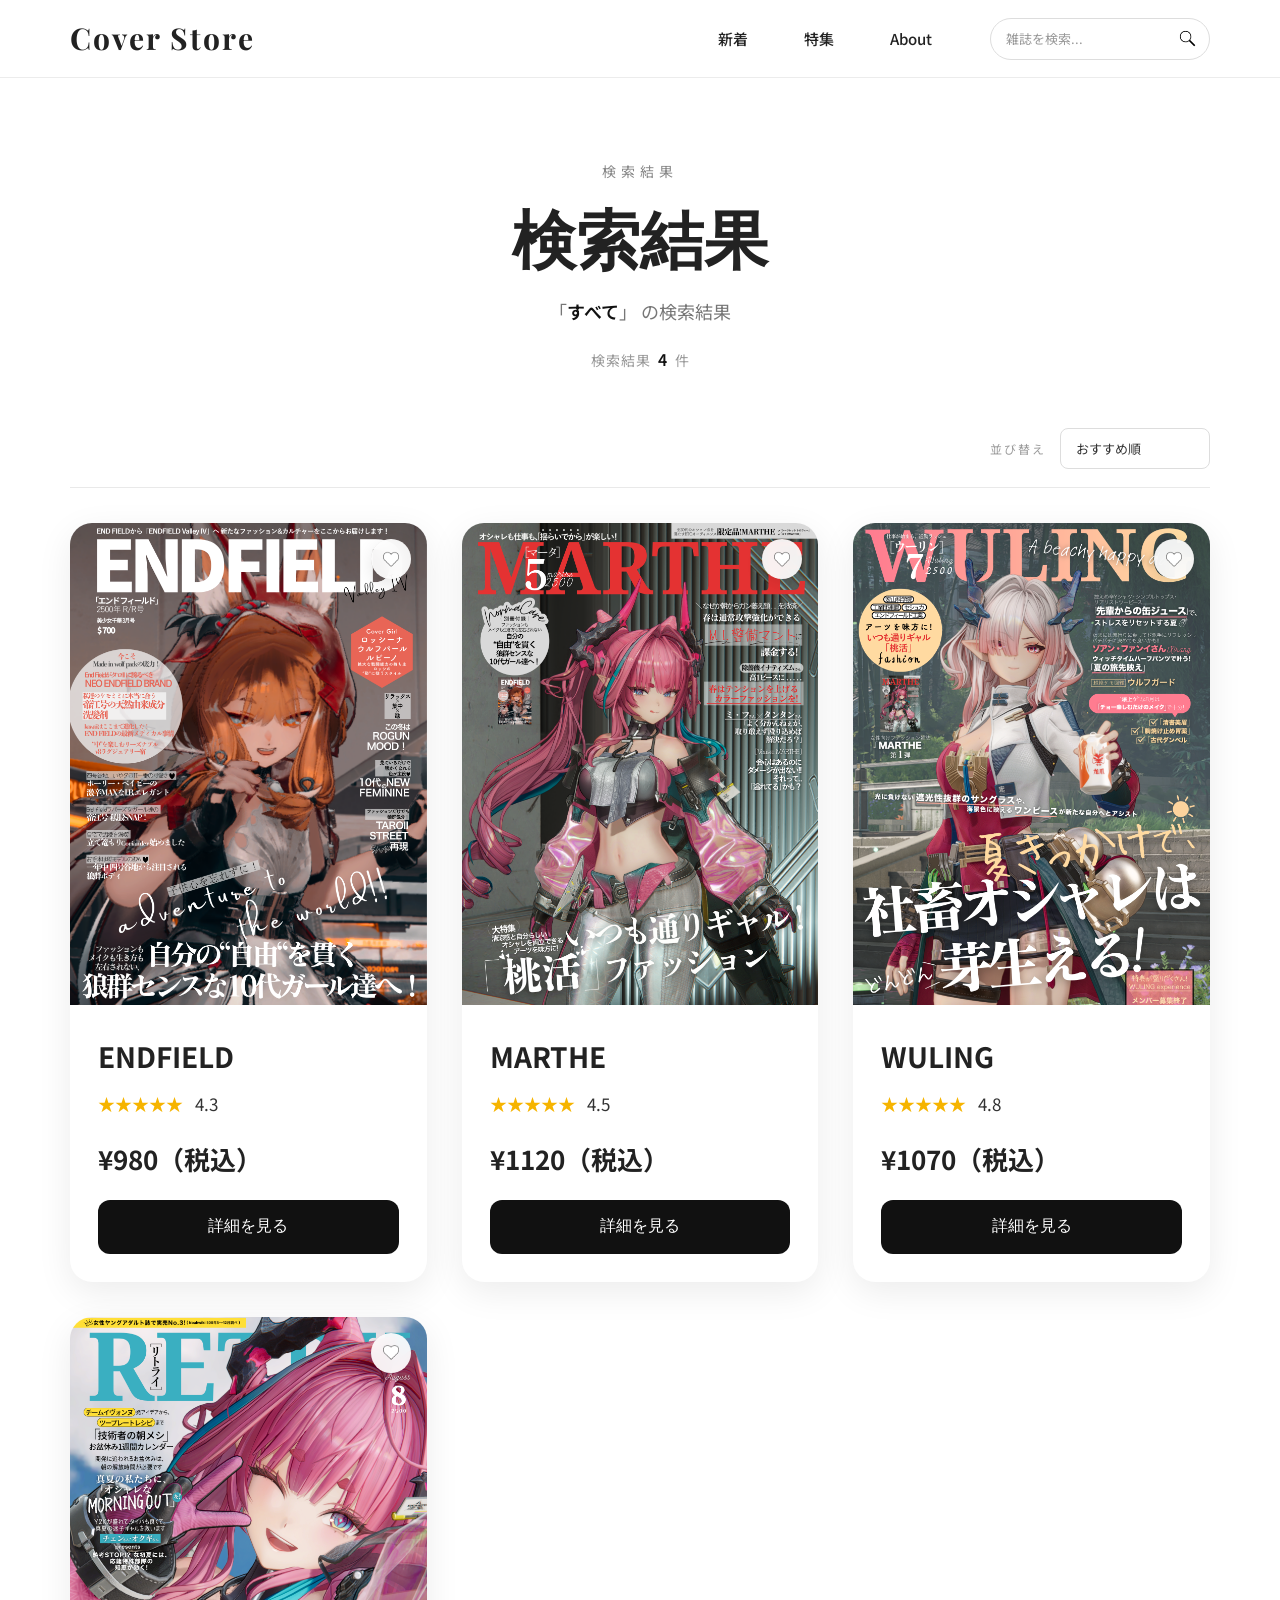
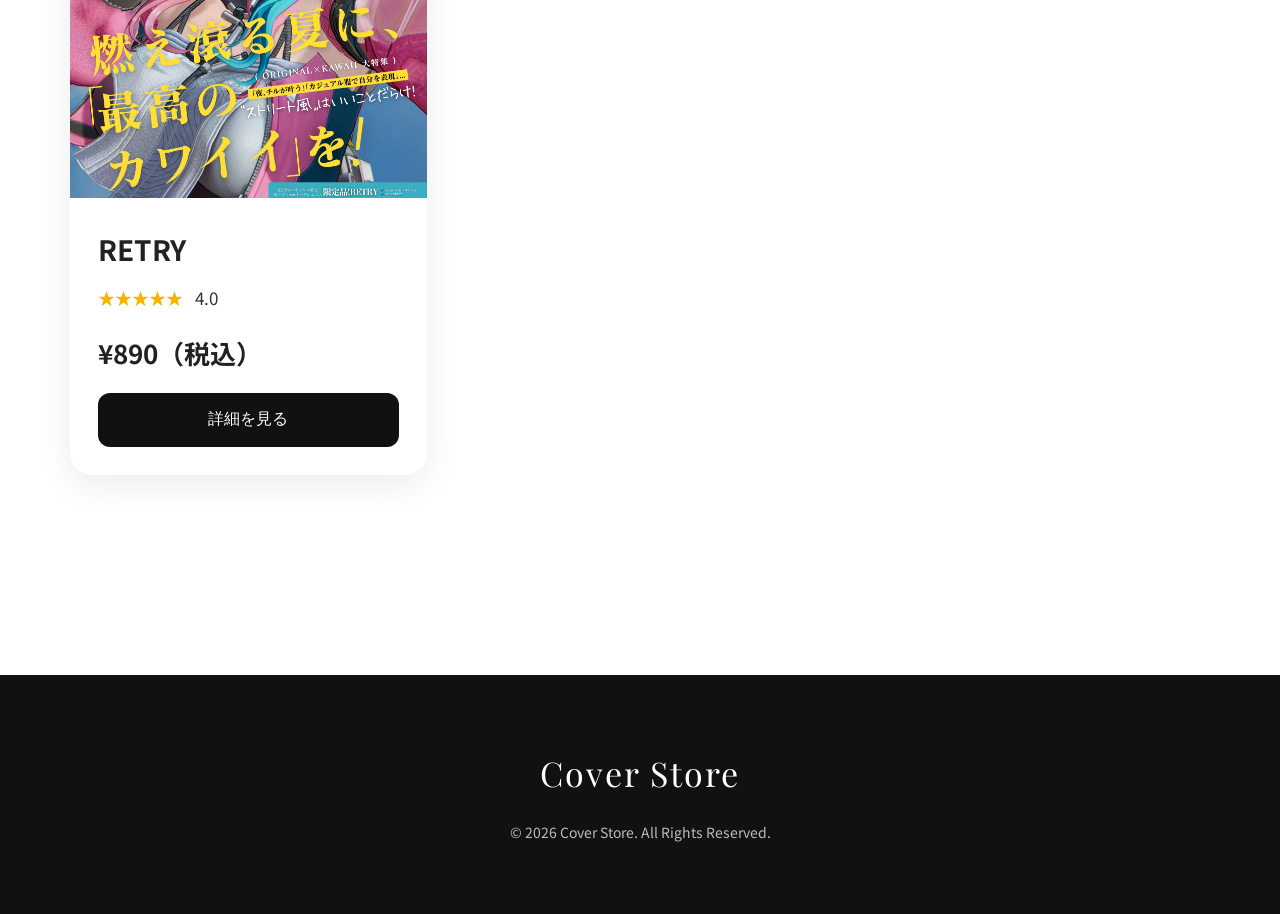
<file: search.html>
<!DOCTYPE html>
<html lang="ja">

<head>

    <meta charset="UTF-8">

    <meta name="viewport" content="width=device-width, initial-scale=1.0">

    <title>検索結果 | Cover Store</title>

    <meta
        name="description"
        content="Cover Storeの検索結果"
    >

    <link rel="stylesheet" href="style.css">

    <link rel="preconnect" href="https://fonts.googleapis.com">
    <link rel="preconnect" href="https://fonts.gstatic.com" crossorigin>

    <link
        href="https://fonts.googleapis.com/css2?family=Noto+Sans+JP:wght@300;400;500;700&family=Playfair+Display:wght@600;700&display=swap"
        rel="stylesheet"
    >

</head>

<body>

<header>

    <div class="logo">
        <a href="index.html">
            Cover Store
        </a>
    </div>

    <nav>

        <a href="index.html#new">新着</a>

        <a href="index.html#featured">特集</a>

        <a href="index.html#about">About</a>

        <div class="search-box">

            <input
                type="text"
                id="search-input"
                placeholder="雑誌を検索..."
                autocomplete="off"
            >

<button id="search-button" type="button">

    <img
        src="images/虫眼鏡.png"
        alt="検索"
    >

</button>

        </div>

    </nav>

</header>


<main class="search-results-page">

    <section class="search-results">

        <span class="mini-title">
            検索結果
        </span>

        <h1>
            検索結果
        </h1>

<p class="search-keyword">

    「<span id="search-keyword"></span>」
    の検索結果

</p>

<p class="search-count">

    検索結果
    <span id="search-count">0</span>
    件

</p>

<div class="search-sort">

    <label for="sort-select">
        並び替え
    </label>

    <select id="sort-select">

        <option value="recommended">
            おすすめ順
        </option>

        <option value="price-low">
            価格が安い順
        </option>

        <option value="price-high">
            価格が高い順
        </option>

        <option value="rating-high">
            評価が高い順
        </option>

    </select>

</div>

        <div
            class="products"
            id="search-products"
        >

            <a
                href="endfield.html"
                class="card"
                data-name="ENDFIELD"
                data-keywords="endfield エンドフィールド 近未来 ビジュアル 創作"
            >

<div class="card-image">

    <img
        src="images/endfield.png"
        alt="ENDFIELD"
    >

    <button
        class="favorite-btn"
        type="button"
        aria-label="ENDFIELDをお気に入りに追加"
        data-product="ENDFIELD"
    >
        <img
            src="images/中抜きハート.png"
            alt=""
        >
    </button>

</div>

                <h3>
                    ENDFIELD
                </h3>

                <div class="rating">
                    ★★★★★
                    <span>4.3</span>
                </div>

                <p class="price">
                    ¥980（税込）
                </p>

                <button type="button">
                    詳細を見る
                </button>

            </a>


            <a
                href="marthe.html"
                class="card"
                data-name="MARTHE"
                data-keywords="marthe マルテ 幻想 ビジュアル"
            >

                <div class="card-image">

    <img
        src="images/marthe.png"
        alt="MARTHE"
    >

    <button
        class="favorite-btn"
        type="button"
        aria-label="MARTHEをお気に入りに追加"
        data-product="MARTHE"
    >
        <img
            src="images/中抜きハート.png"
            alt=""
        >
    </button>

</div>

                <h3>
                    MARTHE
                </h3>

                <div class="rating">
                    ★★★★★
                    <span>4.5</span>
                </div>

                <p class="price">
                    ¥1120（税込）
                </p>

                <button type="button">
                    詳細を見る
                </button>

            </a>


            <a
                href="wuling.html"
                class="card"
                data-name="WULING"
                data-keywords="wuling ウーリン 未来 近未来 アート"
            >

<div class="card-image">

    <img
        src="images/wuling.png"
        alt="WULING"
    >

    <button
        class="favorite-btn"
        type="button"
        aria-label="WULINGをお気に入りに追加"
        data-product="WULING"
    >
        <img
            src="images/中抜きハート.png"
            alt=""
        >
    </button>

</div>

                <h3>
                    WULING
                </h3>

                <div class="rating">
                    ★★★★★
                    <span>4.8</span>
                </div>

                <p class="price">
                    ¥1070（税込）
                </p>

                <button type="button">
                    詳細を見る
                </button>

            </a>


<a
    href="retry.html"
    class="card"
    data-name="RETRY"
    data-keywords="retry リトライ ストリート 自由 技術者 ファッション 女性向け 女性 ファッション雑誌 MARTHE マルテ リメイク Original Magazine"
>

    <div class="card-image">

        <img
            src="images/retry.png"
            alt="RETRY"
        >

        <button
            class="favorite-btn"
            type="button"
            aria-label="RETRYをお気に入りに追加"
            data-product="RETRY"
        >

            <img
                src="images/中抜きハート.png"
                alt=""
            >

        </button>

    </div>


    <h3>
        RETRY
    </h3>


    <div class="rating">

        ★★★★★

        <span>4.0</span>

    </div>


    <p class="price">

        ¥890（税込）

    </p>


    <button type="button">

        詳細を見る

    </button>

</a>


        </div>


        <p
            id="no-results"
            class="no-results"
        >
            該当する雑誌が見つかりませんでした。
        </p>

    </section>

</main>


<footer>

    <div class="footer-logo">
        Cover Store
    </div>

    <p>
        © 2026 Cover Store.
        All Rights Reserved.
    </p>

</footer>


<script src="search.js"></script>
<script src="script.js"></script>

</body>

</html>
</file>
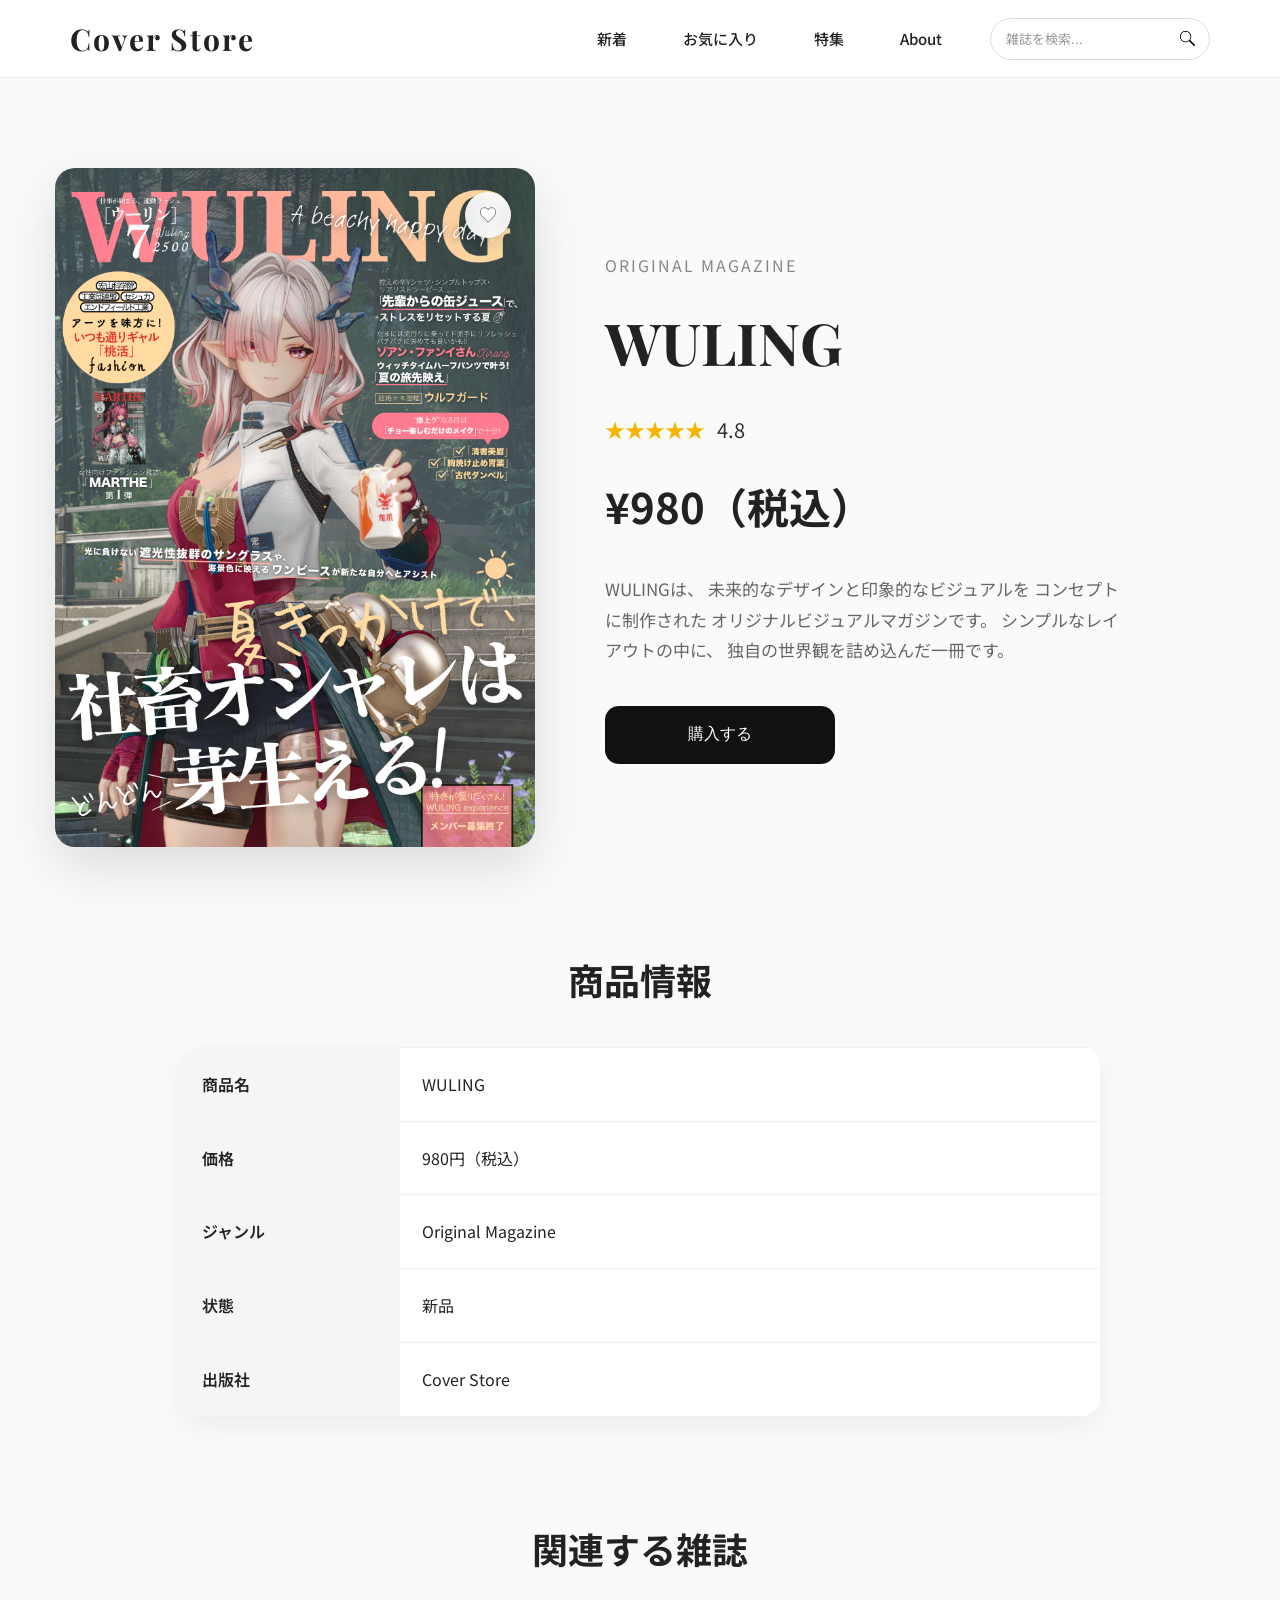
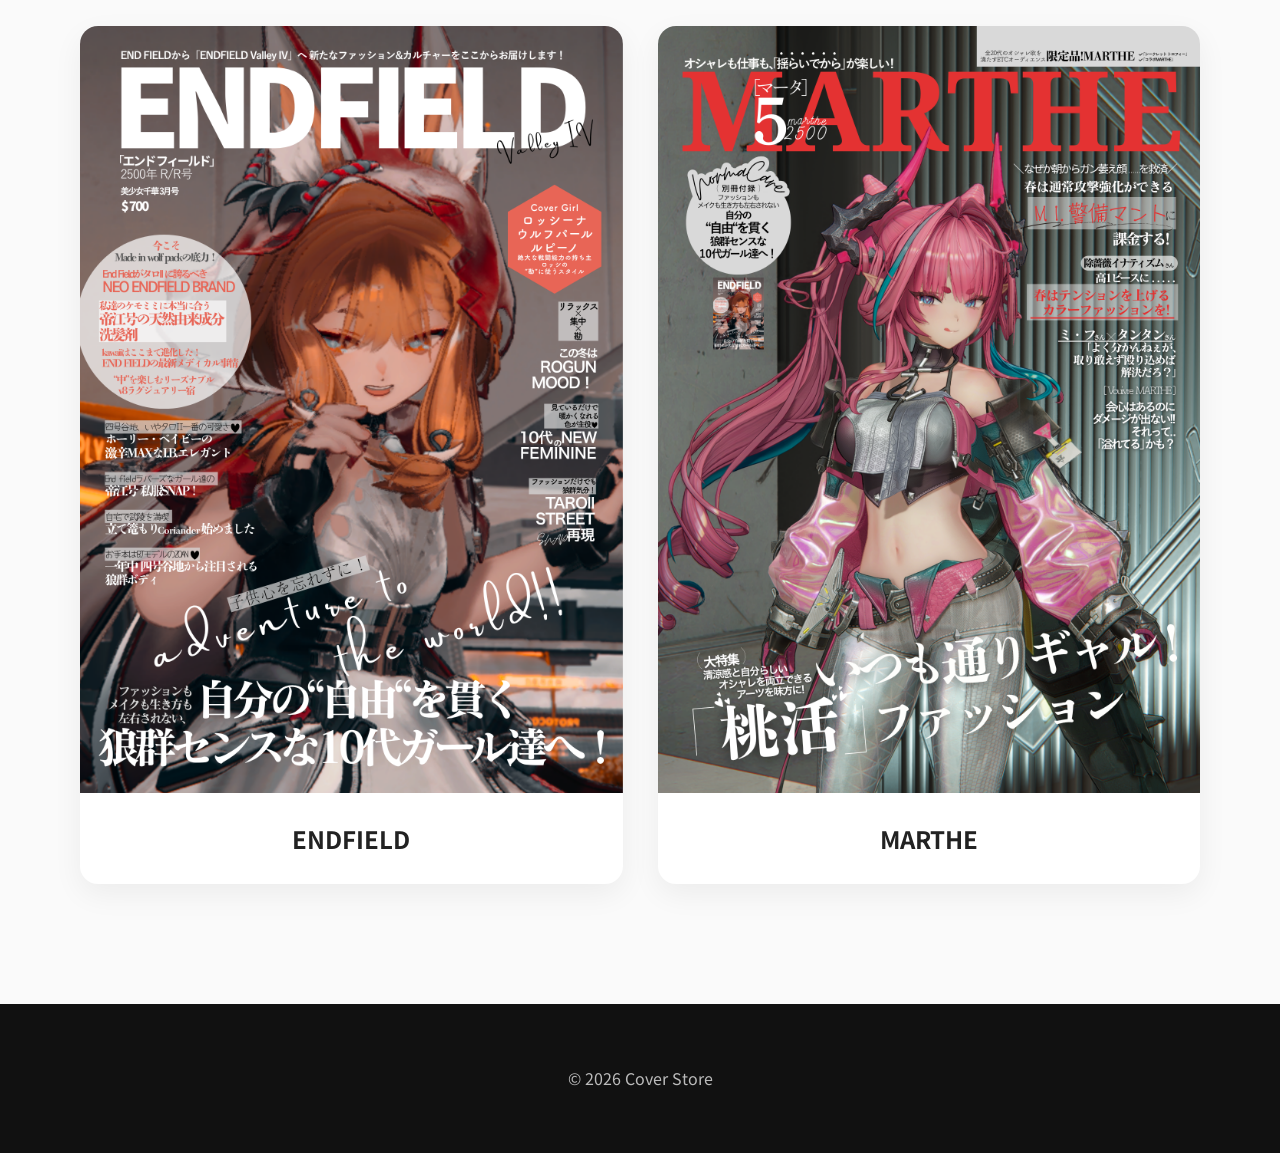
<file: wuling.html>
<!DOCTYPE html>
<html lang="ja">

<head>

    <meta charset="UTF-8">

    <meta name="viewport" content="width=device-width, initial-scale=1.0">

    <title>WULING | Cover Store</title>

    <link rel="stylesheet" href="product.css">

    <link rel="preconnect" href="https://fonts.googleapis.com">

    <link rel="preconnect" href="https://fonts.gstatic.com" crossorigin>

    <link href="https://fonts.googleapis.com/css2?family=Noto+Sans+JP:wght@300;400;500;700&family=Playfair+Display:wght@600;700&display=swap" rel="stylesheet">

</head>

<body>

<header>

    <a href="index.html" class="product-logo">
        Cover Store
    </a>

    <div class="product-mobile-actions">

        <button
            class="product-mobile-search-button"
            id="product-mobile-search-open"
            type="button"
            aria-label="検索を開く"
        >
            <img src="images/虫眼鏡.png" alt="検索">
        </button>

        <button
            class="product-mobile-menu-button"
            id="product-mobile-menu-button"
            type="button"
            aria-label="メニューを開く"
        >
            ☰
        </button>

    </div>

    <nav class="product-nav">

        <a href="index.html#new">新着</a>

        <a href="favorites.html">お気に入り</a>

        <a href="index.html#featured">特集</a>

        <a href="index.html#about">About</a>

        <form
            class="product-search-box"
            action="search.html"
            method="get"
        >

            <input
                type="text"
                name="keyword"
                placeholder="雑誌を検索..."
                autocomplete="off"
            >

            <button
                type="submit"
                aria-label="検索"
            >
                <img
                    src="images/虫眼鏡.png"
                    alt="検索"
                >
            </button>

        </form>

    </nav>

</header>

<!-- スマホ用メニュー -->

<div
    class="product-mobile-nav"
    id="product-mobile-nav"
>

    <a href="index.html#new">新着</a>

    <a href="favorites.html">お気に入り</a>

    <a href="index.html#featured">特集</a>

    <a href="index.html#about">About</a>

</div>

<!-- スマホ用検索 -->

<div
    class="product-search-overlay"
    id="product-search-overlay"
>

    <div class="product-search-panel">

        <form
            class="product-search-form"
            action="search.html"
            method="get"
        >

            <div class="product-search-input-wrap">

                <img
                    src="images/虫眼鏡.png"
                    alt=""
                >

                <input
                    type="text"
                    name="keyword"
                    placeholder="雑誌を検索..."
                    autocomplete="off"
                    id="product-mobile-search-input"
                >

            </div>

            <button
                class="product-search-close"
                id="product-search-close"
                type="button"
                aria-label="検索を閉じる"
            >
                ×
            </button>

        </form>

    </div>

</div>



<main class="product-container">

<div class="product-image">

    <img
        class="hero-cover"
        src="images/wuling.png"
        alt="WULING"
    >

    <button
        class="product-favorite-btn"
        type="button"
        aria-label="WULINGをお気に入りに追加"
        data-product="WULING"
    >
        <img
            src="images/中抜きハート.png"
            alt=""
        >
    </button>

</div>



<div class="product-info">

<p class="category">

Original Magazine

</p>

<h1>

WULING

</h1>

<div class="rating">

★★★★★

<span>4.8</span>

</div>

<div class="price">

¥980（税込）

</div>

<p class="description">

WULINGは、
未来的なデザインと印象的なビジュアルを
コンセプトに制作された
オリジナルビジュアルマガジンです。

シンプルなレイアウトの中に、
独自の世界観を詰め込んだ一冊です。

</p>

<button class="buy-button">

購入する

</button>

</div>

</main>



<section class="information">

<h2>

商品情報

</h2>

<table>

<tr>

<th>商品名</th>

<td>WULING</td>

</tr>

<tr>

<th>価格</th>

<td>980円（税込）</td>

</tr>

<tr>

<th>ジャンル</th>

<td>Original Magazine</td>

</tr>

<tr>

<th>状態</th>

<td>新品</td>

</tr>

<tr>

<th>出版社</th>

<td>Cover Store</td>

</tr>

</table>

</section>



<section class="recommend">

<h2>

関連する雑誌

</h2>

<div class="recommend-grid">

<a href="endfield.html" class="recommend-card">

<img src="images/endfield.png" alt="ENDFIELD">

<h3>

ENDFIELD

</h3>

</a>

<a href="marthe.html" class="recommend-card">

<img src="images/marthe.png" alt="MARTHE">

<h3>

MARTHE

</h3>

</a>

</div>

</section>



<footer>

<p>

© 2026 Cover Store

</p>

</footer>

<script src="script.js"></script>

</body>

</html>
</file>
<file: style.css>
/* ===================================================
   Cover Store
   style.css
   =================================================== */


/* -------------------------
   Reset
------------------------- */

*{
    margin:0;
    padding:0;
    box-sizing:border-box;
}

html{
    scroll-behavior:smooth;
}

body{

    font-family:'Noto Sans JP',sans-serif;

    background:#ffffff;

    color:#222;

    line-height:1.7;

    overflow-x:hidden;

}


/* -------------------------
   Links
------------------------- */

a{

    text-decoration:none;

    color:inherit;

}

img{

    display:block;

    max-width:100%;

}


/* -------------------------
   Header
------------------------- */

header{

    position:fixed;

    top:0;

    left:0;

    width:100%;

    height:78px;

    background:rgba(255,255,255,.95);

    backdrop-filter:blur(12px);

    border-bottom:1px solid #ececec;

    display:flex;

    justify-content:space-between;

    align-items:center;

    padding:0 70px;

    z-index:999;

}

.logo{

    font-family:'Playfair Display',serif;

    font-size:30px;

    font-weight:700;

    letter-spacing:2px;

}

nav{

    display:flex;

    gap:40px;

}

nav a{

    position:relative;

    display:flex;

    align-items:center;

    height:42px;

    padding:0 8px;

    font-size:15px;

    font-weight:500;

    transition:.35s;

}

nav a:hover{

    color:#777;

}

nav a::after{

    content:"";

    position:absolute;

    left:0;

    bottom:-7px;

    width:0;

    height:2px;

    background:#111;

    transition:.35s;

}

nav a:hover::after{

    width:100%;

}


/* -------------------------
   Hero
------------------------- */


.hero-text{

    animation:fadeUp 1s ease;

}

.mini-title{

    display:inline-block;

    margin-bottom:18px;

    color:#888;

    font-size:14px;

    letter-spacing:2px;

    text-transform:uppercase;

}











/* -------------------------
   Section
------------------------- */

section{

    padding-left:70px;

    padding-right:70px;

}

section h2{

    text-align:center;

    font-size:40px;

    margin-bottom:65px;

}


/* -------------------------
   Product Cards
------------------------- */

.products{

    display:grid;

    grid-template-columns:repeat(3,1fr);

    gap:35px;

    max-width:1300px;

    margin:auto;

}

.card{

    background:#fff;

    border-radius:22px;

    overflow:hidden;

    box-shadow:0 10px 35px rgba(0,0,0,.08);

    transition:.35s;

}

.card:hover{

    transform:translateY(-10px);

    box-shadow:0 25px 60px rgba(0,0,0,.12);

}

.card img{

    width:100%;

    transition:.4s;

}

.card:hover img{

    transform:scale(1.03);

}

.card h3{

    margin:28px 28px 10px;

    font-size:28px;

}

.rating{

    margin:0 28px;

    color:#f6b400;

    font-size:17px;

}

.rating span{

    color:#333;

    margin-left:8px;

}

.price{

    margin:18px 28px;

    font-size:26px;

    font-weight:bold;

}

.card button{

    width:calc(100% - 56px);

    margin:0 28px 28px;

    height:54px;

    border:none;

    background:#111;

    color:white;

    border-radius:12px;

    cursor:pointer;

    font-size:16px;

    transition:.35s;

}

.card button:hover{

    background:#333;

    transform:translateY(-3px);

}/* -------------------------
   Featured Collection
------------------------- */

.featured{

    padding-top:120px;

    padding-bottom:120px;

    background:#fafafa;

}

.feature-grid{

    max-width:1200px;

    margin:auto;

    display:grid;

    grid-template-columns:repeat(3,1fr);

    gap:30px;

}

.feature{

    background:#fff;

    border-radius:20px;

    padding:45px;

    text-align:center;

    box-shadow:0 10px 30px rgba(0,0,0,.05);

    transition:.35s;

}

.feature:hover{

    transform:translateY(-8px);

    box-shadow:0 20px 45px rgba(0,0,0,.08);

}

.feature h3{

    font-size:28px;

    margin-bottom:18px;

}

.feature p{

    color:#666;

    font-size:16px;

}


/* -------------------------
   About
------------------------- */

.about{

    max-width:900px;

    margin:auto;

    padding-top:120px;

    padding-bottom:120px;

    text-align:center;

}

.about h2{

    margin-bottom:35px;

}

.about p{

    font-size:18px;

    color:#666;

}


/* -------------------------
   Footer
------------------------- */

footer{

    margin-top:80px;

    background:#111;

    color:#fff;

    text-align:center;

    padding:70px 20px;

}

.footer-logo{

    font-family:'Playfair Display',serif;

    font-size:34px;

    margin-bottom:18px;

    letter-spacing:2px;

}

footer p{

    color:#bbb;

    font-size:14px;

}


/* -------------------------
   Hover Animation
------------------------- */

button,
.card,
.feature,
.hero-books img,
nav a{

    transition:.35s ease;

}

button:hover{

    cursor:pointer;

}


/* -------------------------
   Fade Animation
------------------------- */

.fade-up{

    opacity:0;

    transform:translateY(30px);

    transition:all .8s ease;

}

.fade-up.show{

    opacity:1;

    transform:translateY(0);

}


/* -------------------------
   Keyframes
------------------------- */

@keyframes float{

    0%{

        transform:translateY(0px);

    }

    50%{

        transform:translateY(-12px);

    }

    100%{

        transform:translateY(0px);

    }

}

@keyframes fadeUp{

    from{

        opacity:0;

        transform:translateY(40px);

    }

    to{

        opacity:1;

        transform:translateY(0);

    }

}


/* -------------------------
   Scrollbar
------------------------- */

::-webkit-scrollbar{

    width:10px;

}

::-webkit-scrollbar-track{

    background:#f3f3f3;

}

::-webkit-scrollbar-thumb{

    background:#bbb;

    border-radius:10px;

}

::-webkit-scrollbar-thumb:hover{

    background:#888;

}



/* ===================================================
   Hero Slider Ver3.0
=================================================== */

.hero{

    max-width:1400px;

    margin:0 auto;

    padding:140px 60px 70px;

}

.hero-slider{

    position:relative;

    min-height:650px;

}

.hero-slide{

    position:absolute;

    inset:0;

    display:grid;

    grid-template-columns:1fr 1fr;

    align-items:center;

    gap:100px;

    opacity:1;

    visibility:hidden;

    transition:
        transform .8s ease;

    transform:translateY(20px);

}

.hero-slide.active{

    opacity:1;

    visibility:visible;

    transform:translateY(0);

}

/* ---------- 左側 ---------- */

.hero-text{

    max-width:560px;

}
/* ==========================================
   Hero Fade
   ※矢印はフェードさせない
========================================== */

.hero-slide .hero-text,
.hero-slide .hero-cover{

    opacity:0;

    transition:opacity .8s ease;

}

.hero-slide.active .hero-text,
.hero-slide.active .hero-cover{

    opacity:1;

}

.hero-slide .slide-arrow{

    opacity:1;

    transition:
        transform .3s ease,
        background .3s ease,
        box-shadow .3s ease;

}

.mini-title{

    display:inline-block;

    font-size:15px;

    letter-spacing:4px;

    color:#777;

    margin-bottom:18px;

}

.hero-text h1{

    font-size:82px;

    line-height:1.08;

    margin-bottom:28px;

}

.hero-text p{

    font-size:21px;

    color:#666;

    line-height:1.9;

    margin-bottom:45px;

}

.hero-btn{

    display:inline-block;

    background:#111;

    color:#fff;

    padding:18px 40px;

    border-radius:14px;

    transition:.35s;

}

.hero-btn:hover{

    transform:translateY(-4px);

}


/* ---------- 右側 ---------- */

.hero-image{

    position:relative;

    display:flex;

    justify-content:center;

    align-items:center;

}

.hero-cover{

    width:360px;

    border-radius:22px;

    box-shadow:0 30px 70px rgba(0,0,0,.16);

    transition:.4s;

}

.hero-cover:hover{

    transform:translateY(-8px);

}


/* ---------- 矢印 ---------- */

.slide-arrow{

    position:absolute;

    width:54px;

    height:54px;

    border:none;

    border-radius:50%;

    background:white;

    box-shadow:0 10px 30px rgba(0,0,0,.12);

    cursor:pointer;

    font-size:24px;

    transition:.3s;

}

.slide-arrow:hover{

    transform:scale(1.08);

}

.prev-slide{

    left:-30px;

}

.next-slide{

    right:-30px;

}


/* ---------- 下 ---------- */

.hero-navigation{

    margin-top:40px;

    display:flex;

    flex-direction:column;

    align-items:center;

    gap:18px;

}

.hero-dots{

    display:flex;

    gap:14px;

}

.dot{

    width:12px;

    height:12px;

    border-radius:50%;

    background:#d0d0d0;

    transition:.3s;

    cursor:pointer;

}

.dot.active{

    background:#111;

    transform:scale(1.2);

}

.hero-progress{

    width:260px;

    height:4px;

    background:#ececec;

    border-radius:999px;

    overflow:hidden;

}

.hero-progress-bar{

    width:0;

    height:100%;

    background:#111;

}

@media(max-width:950px){

.hero{

    padding:50px 25px 50px;

}

.hero-slider{

    min-height:auto;

}

.hero-slide{

    position:relative;

    display:flex;

    flex-direction:column-reverse;

    gap:50px;

    opacity:0;

    visibility:hidden;

}

.hero-slide.active{

    opacity:1;

    visibility:visible;

}

.hero-text{

    text-align:center;

    max-width:100%;

}

.hero-text h1{

    font-size:52px;

}

.hero-text p{

    font-size:18px;

    max-width:600px;

    margin:0 auto 35px;

}

.hero-image{

    width:100%;

}

.hero-cover{

    width:280px;

}

.slide-arrow{

    width:44px;

    height:44px;

    font-size:20px;

}

.prev-slide{

    left:15px;

}

.next-slide{

    right:15px;

}

.hero-navigation{

    margin-top:30px;

}

}
/* ===========================
   Hero Navigation
=========================== */

.hero-navigation{

    width:100%;

    margin-top:30px;

    display:flex;

    flex-direction:column;

    align-items:center;

}

.hero-controls{

    display:flex;

    align-items:center;

    gap:28px;

}

.hero-dots{

    display:flex;

    gap:12px;

}

.dot{

    width:12px;

    height:12px;

    border-radius:50%;

    background:#d7d7d7;

    transition:.3s;

}

.dot.active{

    background:#111;

    transform:scale(1.2);

}

.prev-slide,
.next-slide{

    width:48px;

    height:48px;

    border:none;

    border-radius:50%;

    background:white;

    box-shadow:0 10px 25px rgba(0,0,0,.08);

    font-size:22px;

    cursor:pointer;

    transition:.3s;

}

.prev-slide:hover,
.next-slide:hover{

    transform:translateY(-3px);

}

.hero-progress{

    width:320px;

    height:4px;

    background:#e8e8e8;

    margin-top:22px;

    border-radius:999px;

    overflow:hidden;

}

.hero-progress-bar{

    width:0%;

    height:100%;

    background:#111;

}
/* ==========================================
   Hero Clickable Hover Effect
========================================== */

.hero-slide{
    cursor:pointer;
}

.hero-slide .hero-cover{
    transition:
        transform .5s ease,
        box-shadow .5s ease;
}

.hero-slide:hover .hero-cover{

    transform:
        translateY(-10px)
        scale(1.025);

    box-shadow:
        0 40px 90px rgba(0,0,0,.20);

}

.hero-slide .hero-text h1{
    transition:
        transform .4s ease,
        color .4s ease;
}

.hero-slide:hover .hero-text h1{

    transform:translateX(5px);

}

.hero-slide .hero-btn{
    transition:
        transform .35s ease,
        box-shadow .35s ease,
        background .35s ease;
}

.hero-slide:hover .hero-btn{

    transform:translateY(-3px);

    box-shadow:
        0 12px 30px rgba(0,0,0,.15);

}
/* ==========================================
   Search Box
========================================== */

.search-box{

    display:flex;

    align-items:center;

    width:220px;

    height:42px;

    margin-left:10px;

    border:1px solid #ddd;

    border-radius:999px;

    background:#fff;

    overflow:hidden;

    transition:
        width .35s ease,
        border-color .35s ease,
        box-shadow .35s ease;

}

.search-box:focus-within{

    width:280px;

    border-color:#aaa;

    box-shadow:
        0 8px 25px rgba(0,0,0,.08);

}

#search-input{

    flex:1;

    width:100%;

    height:100%;

    padding:0 15px;

    border:none;

    outline:none;

    background:transparent;

    color:#222;

    font-family:'Noto Sans JP',sans-serif;

    font-size:13px;

}

#search-input::placeholder{

    color:#999;

}

#search-button{

    width:42px;

    height:42px;

    border:none;

    background:transparent;

    cursor:pointer;

    display:flex;

    align-items:center;

    justify-content:center;

    transition:.3s;

}

#search-button img{

    width:20px;

    height:20px;

    object-fit:contain;

    transform:rotate(-45deg);

    transition:.3s;

}

#search-button:hover img{

    transform:scale(1.12);

}

#search-button:hover{

    color:#111;

    transform:scale(1.08);

}
/* ==========================================
   検索結果 Page Ver.1.0
========================================== */

.search-results-page{

    padding-top:150px;

    padding-bottom:120px;

    min-height:calc(100vh - 250px);

}

.search-results{

    max-width:1300px;

    margin:0 auto;

    padding-left:70px;

    padding-right:70px;

}


/* -------------------------
   Search Heading
------------------------- */

.search-results .mini-title{

    display:block;

    text-align:center;

    margin-bottom:18px;

    color:#888;

    font-size:14px;

    letter-spacing:4px;

    text-transform:uppercase;

}

.search-results h1{

    text-align:center;

    font-family:'Playfair Display',serif;

    font-size:56px;

    line-height:1.2;

    margin-bottom:18px;

}

.search-keyword{

    text-align:center;

    color:#777;

    font-size:17px;

    margin-bottom:70px;

}

.search-keyword span{

    color:#111;

    font-weight:600;

}


/* -------------------------
   Search Products
------------------------- */

#search-products{

    grid-template-columns:
        repeat(3,1fr);

    gap:35px;

}


/* -------------------------
   Search Card
------------------------- */

#search-products .card{

    position:relative;

}

#search-products .card img{

    width:100%;

    aspect-ratio:1 / 1.35;

    object-fit:cover;

}


/* -------------------------
   No Results
------------------------- */

.no-results{

    display:none;

    text-align:center;

    padding:80px 20px;

    color:#777;

    font-size:18px;

}


/* -------------------------
   Search Card Hover
------------------------- */

#search-products .card{

    transition:
        transform .4s ease,
        box-shadow .4s ease;

}

#search-products .card:hover{

    transform:translateY(-10px);

    box-shadow:
        0 25px 60px rgba(0,0,0,.12);

}
/* -------------------------
   Search Count
------------------------- */

.search-count{

    text-align:center;

    margin-top:-50px;

    margin-bottom:55px;

    color:#999;

    font-size:14px;

    letter-spacing:1px;

}

.search-count span{

    color:#111;

    font-size:16px;

    font-weight:600;

    margin:0 3px;

}


/* -------------------------
   No Results
------------------------- */

.no-results{

    display:none;

    padding:90px 20px;

    text-align:center;

    color:#777;

    font-size:18px;

}

.no-results::before{

    content:"⌕";

    display:block;

    margin-bottom:20px;

    font-family:Arial,sans-serif;

    font-size:42px;

    color:#bbb;

}
/* -------------------------
   Fan Made Notice
------------------------- */

.fan-notice{

    max-width:800px;

    margin:30px auto 0;

    padding-top:25px;

    border-top:1px solid #333;

    color:#888;

    font-size:12px;

    line-height:1.8;

    text-align:center;

}

.fan-notice p{

    margin-bottom:10px;

}

.fan-notice a{

    color:#aaa;

    text-decoration:underline;

    transition:.3s;

}

.fan-notice a:hover{

    color:#fff;

}
/* ==========================================
  検索結果 Page
   Cover Store Ver.5.0
========================================== */

.search-results-page{

    padding-top:160px;

    padding-bottom:120px;

}

.search-results{

    max-width:1300px;

    margin:0 auto;

    text-align:center;

}

.search-results .mini-title{

    display:block;

    margin-bottom:15px;

    color:#888;

    font-size:14px;

    letter-spacing:5px;

    text-transform:uppercase;

}

.search-results h1{

    font-size:64px;

    line-height:1.2;

    margin-bottom:20px;

}

.search-keyword{

    color:#777;

    font-size:18px;

    margin-bottom:70px;

}

#search-products{

    text-align:left;

}
/* ==========================================
   Search Sort - Cover Store Finish
========================================== */

.search-sort{

    width:100%;

    max-width:1200px;

    margin:0 auto 35px;

    padding-bottom:18px;

    border-bottom:1px solid #e9e9e9;

    display:flex;

    justify-content:flex-end;

    align-items:center;

    gap:14px;

}

.search-sort label{

    color:#999;

    font-size:12px;

    letter-spacing:2px;

    text-transform:uppercase;

}

.search-sort select{

    appearance:none;

    min-width:150px;

    padding:10px 38px 10px 15px;

    border:1px solid #ddd;

    border-radius:8px;

    background:#fff;

    color:#333;

    font-family:'Noto Sans JP',sans-serif;

    font-size:13px;

    cursor:pointer;

    outline:none;

    transition:
        border-color .3s ease,
        box-shadow .3s ease;

}

.search-sort select:hover{

    border-color:#999;

}

.search-sort select:focus{

    border-color:#111;

    box-shadow:0 0 0 3px rgba(0,0,0,.05);

}
/* ==========================================
   Favorites
========================================== */

.card-image{

    position:relative;

}

.favorite-btn{

    position:absolute;

    top:18px;

    right:18px;

    width:44px;

    height:44px;

    border:none;

    border-radius:50%;

    background:rgba(255,255,255,.92);

    backdrop-filter:blur(8px);

    color:#333;

    font-size:24px;

    line-height:1;

    display:flex;

    justify-content:center;

    align-items:center;

    cursor:pointer;

    box-shadow:0 6px 18px rgba(0,0,0,.1);

    transition:
        transform .3s ease,
        background .3s ease,
        color .3s ease;

}

.favorite-btn:hover{

    transform:scale(1.1);

    background:#fff;

}

.favorite-btn.active{

    color:#111;

    transform:scale(1.1);

}
/* Favorite button override */

.card .favorite-btn{

    width:44px;

    height:44px;

    margin:0;

    padding:0;

    background:rgba(255,255,255,.92);

    color:#333;

    border-radius:50%;

    font-size:24px;

    display:flex;

    justify-content:center;

    align-items:center;

}
/* ==========================================
   Favorite Heart Image
========================================== */

.favorite-btn img{

    width:24px;

    height:24px;

    object-fit:contain;

    display:block;

}
/* ==========================================
   Favorites Header Button
========================================== */

.favorites-link{

    width:40px;

    height:40px;

    display:flex;

    justify-content:center;

    align-items:center;

    text-decoration:none;

    transition:.25s;

}

.favorites-link img{

    width:22px;

    height:22px;

    object-fit:contain;

    display:block;

    transition:.25s;

}

.favorites-link:hover img{

    transform:scale(1.15);

}

/* ==========================================
   Favorites Page Header
========================================== */

.favorites-page{

    padding-top:160px;

    padding-bottom:120px;

}

.favorites-section{

    max-width:1300px;

    margin:0 auto;

    text-align:center;

}

.favorites-section .mini-title{

    display:block;

    margin-bottom:15px;

    color:#888;

    font-size:14px;

    letter-spacing:5px;

    text-transform:uppercase;

}

.favorites-section h1{

    font-family:'Playfair Display',serif;

    font-size:64px;

    line-height:1.2;

    margin-bottom:20px;

}

.favorites-description{

    color:#777;

    font-size:18px;

    margin-bottom:25px;

}

.favorites-section .search-count{

    margin-top:0;

    margin-bottom:55px;

}
.favorite-remove-btn img{

    width:18px;

    height:18px;

    object-fit:contain;

    display:inline-block;

    vertical-align:middle;

    margin-right:6px;

}

/* ==========================================
   Search Result Favorite Button
========================================== */

#search-products .favorite-btn{

    width:44px;

    height:44px;

    margin:0;

    padding:0;

}

#search-products .favorite-btn img{

    width:24px;

    height:24px;

}
/* ==========================================
   Search Result Favorite Button
========================================== */

#search-products .favorite-btn{

    width:40px;
    height:40px;

    top:16px;
    right:16px;

}

#search-products .favorite-btn img{

    width:16px;
    height:16px;

}
/* ==========================================
   Hero Cover Link
========================================== */

.hero-cover-link{

    display:block;

    line-height:0;

    cursor:pointer;

}
/* ==========================================
   Hero Arrow - Fade Off
========================================== */

.slide-arrow{

    transition:
        transform .3s ease,
        background .3s ease,
        box-shadow .3s ease;

}

/* ==========================================
   Remake Magazines
   Apple Style Horizontal Scroll
========================================== */

.remakes{

    padding-top:110px;

    padding-bottom:120px;

    background:#fff;

    overflow:hidden;

}


/* -------------------------
   Header
------------------------- */

.remakes-header{

    max-width:1300px;

    margin:0 auto 45px;

    padding:0 70px;

    display:flex;

    justify-content:space-between;

    align-items:flex-end;

}

.remakes-header .mini-title{

    margin-bottom:10px;

    color:#999;

}

.remakes-header h2{

    margin:0;

    text-align:left;

    font-size:42px;

    line-height:1.2;

}

.remakes-header > p{

    margin:0;

    color:#888;

    font-size:15px;

}


/* -------------------------
   Horizontal Scroll
------------------------- */

.remake-scroll{

    display:flex;

    gap:24px;

    overflow-x:auto;

    overflow-y:hidden;

    padding:

        10px

        max(70px, calc((100vw - 1300px) / 2))

        35px

        max(70px, calc((100vw - 1300px) / 2));

    scroll-snap-type:x mandatory;

    overscroll-behavior-x:contain;

    -webkit-overflow-scrolling:touch;

    scrollbar-width:none;

    cursor:grab;

}

.remake-scroll::-webkit-scrollbar{

    display:none;

}

.remake-scroll:active{

    cursor:grabbing;

}


/* -------------------------
   Card
------------------------- */

.remake-card{

    flex:0 0 300px;

    scroll-snap-align:start;

    background:#fff;

    border-radius:20px;

    overflow:hidden;

    box-shadow:

        0 10px 35px rgba(0,0,0,.07);

    transition:

        transform .4s ease,

        box-shadow .4s ease;

}

.remake-card:hover{

    transform:translateY(-8px);

    box-shadow:

        0 22px 50px rgba(0,0,0,.12);

}


/* -------------------------
   Image
------------------------- */

.remake-image{

    width:100%;

    aspect-ratio:1 / 1.42;

    overflow:hidden;

    background:#f5f5f5;

}

.remake-image img{

    width:100%;

    height:100%;

    object-fit:cover;

    transition:

        transform .5s ease;

}

.remake-card:hover .remake-image img{

    transform:scale(1.035);

}


/* -------------------------
   Information
------------------------- */

.remake-info{

    padding:20px 22px 22px;

}

.remake-info h3{

    margin:0 0 5px;

    font-size:21px;

    font-weight:600;

}

.remake-info p{

    margin:0;

    color:#888;

    font-size:13px;

}


/* -------------------------
   Mobile
------------------------- */

@media(max-width:950px){

    .remakes{

        padding-top:80px;

        padding-bottom:90px;

    }

    .remakes-header{

        padding:0 25px;

        margin-bottom:30px;

        display:block;

    }

    .remakes-header h2{

        font-size:34px;

    }

    .remakes-header > p{

        margin-top:10px;

        font-size:14px;

    }

    .remake-scroll{

        gap:18px;

        padding-left:25px;

        padding-right:25px;

        padding-bottom:25px;

    }

    .remake-card{

        flex-basis:190px;

        border-radius:17px;

    }

    .remake-info{

        padding:16px 17px 18px;

    }

    .remake-info h3{

        font-size:18px;

    }

    .remake-info p{

        font-size:12px;

    }

}






/* ==========================================
   New Magazines - More
========================================== */

.new-hidden{

    grid-column:1 / -1;

    display:grid;

    grid-template-columns:repeat(3,1fr);

    gap:35px;

    max-height:0;

    opacity:0;

    overflow:hidden;

    transform:translateY(-20px);

    transition:
        max-height .8s cubic-bezier(.22,1,.36,1),
        opacity .8s ease,
        transform .8s cubic-bezier(.22,1,.36,1);

}

.new-hidden.show{

    max-height:5000px;

    opacity:1;

    transform:translateY(0);

}

/* -------------------------
   More Button
------------------------- */

.new-more{

    display:flex;

    justify-content:center;

    margin-top:50px;

}

#new-more-button{

    border:none;

    background:transparent;

    color:#222;

    font-family:'Noto Sans JP',sans-serif;

    font-size:15px;

    font-weight:500;

    letter-spacing:2px;

    cursor:pointer;

    padding:12px 25px;

    transition:
        color .3s ease,
        transform .3s ease;

}

#new-more-button:hover{

    color:#777;

    transform:translateY(3px);

}

#new-more-button span{

    display:inline-block;

    margin-left:8px;

    transition:
        transform .5s ease;

}

#new-more-button.active span{

    transform:translateY(-2px);

}


/* -------------------------
   Mobile
------------------------- */

@media(max-width:950px){

    .new-hidden{

        grid-template-columns:1fr;

        gap:30px;

    }

    .new-more{

        margin-top:40px;

    }

}

.new-more{

    display:flex;

    justify-content:center;

    margin-top:50px;

}

#new-more-button{

    border:none;

    background:transparent;

    color:#222;

    font-family:'Noto Sans JP',sans-serif;

    font-size:15px;

    font-weight:500;

    letter-spacing:2px;

    cursor:pointer;

    padding:12px 25px;

    transition:
        color .3s ease,
        transform .3s ease;

}

#new-more-button:hover{

    color:#777;

    transform:translateY(3px);

}

#new-more-button span{

    display:inline-block;

    margin-left:8px;

    transition:transform .35s ease;

}

#new-more-button.active span{

    transform:rotate(180deg);

}


/* -------------------------
   Mobile
------------------------- */

@media(max-width:950px){

    .new-hidden{

        grid-template-columns:1fr;

        gap:30px;

    }

    .new-more{

        margin-top:40px;

    }

}

/* ==========================================
   New Magazines - Mobile Horizontal Scroll
   PC版には影響なし
========================================== */

@media(max-width:950px){

    /* 新着雑誌の横スクロール領域 */
    .new .products{

        display:flex;

        width:100%;

        max-width:none;

        margin:0;

        gap:18px;

        overflow-x:auto;
        overflow-y:hidden;

        padding:
            10px
            25px
            30px;

        scroll-padding-left:25px;

        scroll-snap-type:x mandatory;

        overscroll-behavior-x:contain;

        -webkit-overflow-scrolling:touch;

        scrollbar-width:none;

    }

    .new .products::-webkit-scrollbar{

        display:none;

    }


    /* 通常の雑誌カード */
    .new .products > .card{

        flex:0 0 calc(100vw - 90px);

        width:calc(100vw - 90px);

        max-width:none;

        scroll-snap-align:start;

    }


    /* 追加雑誌 */
    .new .products .new-hidden{

        display:flex;

        flex:0 0 auto;

        width:auto;

        max-width:none;

        gap:18px;

        max-height:none;

        opacity:1;

        overflow:visible;

        transform:none;

        transition:none;

    }


    /* 追加雑誌のカード */
    .new .products .new-hidden .card{

        flex:0 0 calc(100vw - 90px);

        width:calc(100vw - 90px);

        max-width:none;

        scroll-snap-align:start;

    }


    /* スマホでは「もっと見る」を表示しない */
    .new-more{

        display:none;

    }

}

/* ==========================================
   New Magazines - Mobile Full Width
   PC版には影響なし
========================================== */

@media(max-width:950px){

    .new{
        padding-left:0;
        padding-right:0;
    }

.new h2{
    margin-bottom:10px;
}

    .new .products{
        width:100%;
        max-width:none;
        margin:0;
        padding-left:25px;
        padding-right:0;
    }

}

@media(max-width:950px){

    .new{
        overflow:hidden;
    }

    .new .products{
        overflow-x:auto;
        overflow-y:hidden;
    }

}

@media(max-width:950px){

    /* スマホではRET​RYを包む入れ物を消す */
    .new .products .new-hidden{
        display:contents;
    }

    /* RETRYも他のカードと完全に同じ扱いにする */
    .new .products .new-hidden .card{
        flex:0 0 calc(100vw - 90px);
        width:calc(100vw - 90px);
    }

}

@media(max-width:950px){

    html,
    body{
        overflow-x:hidden;
    }

}

/* ==========================================
   スマホ用メニュー
========================================== */

.mobile-menu-button{
    display:none;
}

.mobile-header-actions{
    display:none;
}


/* ==========================================
   スマホ用検索
========================================== */

@media(max-width:950px){

    /* ハンバーガーボタン */
    .mobile-menu-button{
        display:block;
        position:absolute;
        top:20px;
        right:25px;
        z-index:1001;

        width:42px;
        height:42px;

        border:none;
        background:transparent;

        font-size:27px;
        line-height:1;

        color:#222;
        cursor:pointer;

        padding:0;
    }


    /* ヘッダー */
    header{
        position:relative;
    }


    /* 通常時はナビを隠す */
    header nav{
        display:none;
    }


    /* メニューを開いた状態 */
    header nav.mobile-open{
        display:flex;

        position:absolute;
        top:70px;
        left:0;
        right:0;

        z-index:1000;

        flex-direction:column;
        align-items:center;

        gap:0;

        padding:25px 25px 30px;

        background:#fff;

        box-shadow:0 12px 30px rgba(0,0,0,.08);
    }


    /* メニューのリンク */
    header nav.mobile-open > a{
        display:block;

        width:100%;
        padding:18px 0;

        text-align:center;

        color:#222;
        text-decoration:none;

        font-size:16px;
        letter-spacing:1px;

        border-bottom:1px solid #eee;
    }


    /* ==========================================
       検索フォーム
    ========================================== */

    header nav .search-box{
        display:flex;

        width:42px;
        height:42px;

        margin-top:18px;

        align-items:center;

        overflow:hidden;

        border:1px solid transparent;
        border-radius:21px;

        background:#f5f5f5;

        transition:
            width .35s ease,
            border-color .35s ease,
            background .35s ease;
    }


    /* カーソルを合わせた時 */
    header nav .search-box:hover,
    header nav .search-box:focus-within{
        width:280px;

        border-color:#ddd;
        background:#fff;
    }


    /* 入力欄 */
    header nav .search-box input{
        width:0;

        min-width:0;

        padding:0;

        border:none;
        outline:none;

        background:transparent;

        font-family:'Noto Sans JP',sans-serif;
        font-size:14px;

        opacity:0;

        transition:
            width .35s ease,
            opacity .25s ease,
            padding .35s ease;
    }


    /* 展開時の入力欄 */
    header nav .search-box:hover input,
    header nav .search-box:focus-within input{
        width:100%;

        padding:0 8px 0 14px;

        opacity:1;
    }


    /* 検索ボタン */
    header nav .search-box button{
        flex:0 0 42px;

        width:42px;
        height:42px;

        display:flex;
        align-items:center;
        justify-content:center;

        border:none;
        background:transparent;

        cursor:pointer;

        padding:0;
    }


    /* 虫眼鏡 */
    header nav .search-box button img{
        width:18px;
        height:18px;

        object-fit:contain;
    }

}

@media(max-width:950px){

    /* ==========================================
       スマホヘッダー
    ========================================== */

    header .logo{
        margin-left:-34px;
    }

    .mobile-header-actions{
        display:flex;

        position:absolute;
        top:20px;
        right:25px;

        z-index:1001;

        align-items:center;
        gap:8px;
    }


    /* 検索アイコン */
    .mobile-search-button{
        width:42px;
        height:42px;

        display:flex;
        align-items:center;
        justify-content:center;

        border:none;
        background:transparent;

        padding:0;

        cursor:pointer;
    }

    .mobile-search-button img{
        width:18px;
        height:18px;

        object-fit:contain;
    }


    /* ハンバーガーボタン */
    .mobile-menu-button{
        position:static;

        width:42px;
        height:42px;

        display:flex;
        align-items:center;
        justify-content:center;

        border:none;
        background:transparent;

        padding:0;

        font-size:27px;
        line-height:1;

        color:#222;

        cursor:pointer;
    }


    /* ==========================================
       ナビゲーション
    ========================================== */

    header nav{
        display:none;
    }

    header nav.mobile-open{
        display:flex;

        position:absolute;

        top:70px;
        left:0;
        right:0;

        z-index:1000;

        flex-direction:column;
        align-items:center;

        gap:0;

        padding:25px 25px 30px;

        background:#fff;

        box-shadow:0 12px 30px rgba(0,0,0,.08);
    }


    header nav.mobile-open > a{
        display:block;

        width:100%;

        padding:18px 0;

        text-align:center;

        color:#222;
        text-decoration:none;

        font-size:16px;
        letter-spacing:1px;

        border-bottom:1px solid #eee;
    }


    /* ==========================================
       スマホ検索フォーム
    ========================================== */

    header nav .search-box{
        display:flex;

        width:42px;
        height:42px;

        margin-top:18px;

        align-items:center;

        overflow:hidden;

        border:1px solid transparent;
        border-radius:21px;

        background:#f5f5f5;

        transition:
            width .35s ease,
            border-color .35s ease,
            background .35s ease;
    }

    header nav .search-box:hover,
    header nav .search-box:focus-within{
        width:280px;

        border-color:#ddd;
        background:#fff;
    }

    header nav .search-box input{
        width:0;
        min-width:0;

        padding:0;

        border:none;
        outline:none;

        background:transparent;

        font-family:'Noto Sans JP',sans-serif;
        font-size:14px;

        opacity:0;

        transition:
            width .35s ease,
            opacity .25s ease,
            padding .35s ease;
    }

    header nav .search-box:hover input,
    header nav .search-box:focus-within input{
        width:100%;

        padding:0 8px 0 14px;

        opacity:1;
    }

    header nav .search-box button{
        flex:0 0 42px;

        width:42px;
        height:42px;

        display:flex;
        align-items:center;
        justify-content:center;

        border:none;
        background:transparent;

        cursor:pointer;

        padding:0;
    }

    header nav .search-box button img{
        width:18px;
        height:18px;

        object-fit:contain;
    }

}

@media(max-width:950px){

    /* PC用検索バーはスマホでは表示しない */
    header nav .search-box{
        display:none;
    }

}

@media(max-width:950px){

    /* ==========================================
       スマホ用ヘッダー検索
    ========================================== */

.mobile-search-box{
    display:flex;

    width:42px;
    height:42px;

    align-items:center;

    border:none;
    border-radius:0;

    background:transparent;
}





    /* 検索ボタン */
    .mobile-search-box button{
        flex:0 0 42px;

        width:42px;
        height:42px;

        display:flex;
        align-items:center;
        justify-content:center;

        border:none;
        background:transparent;

        padding:0;

        cursor:pointer;
    }


    /* 虫眼鏡 */
    .mobile-search-box button img{
        width:18px;
        height:18px;

        object-fit:contain;
    }


    /* 検索アイコンと☰の間隔 */
    .mobile-header-actions{
        gap:4px;
    }

}

@media(max-width:950px){

    .mobile-search-box button img{
        transform:rotate(-45deg);
    }

}

@media(max-width:950px){

    .mobile-search-box button img{
        width:22px;
        height:22px;

        transform:rotate(-45deg);
    }

    .mobile-search-box{
        transform:translateY(3px);
    }

}

/* ==========================================
   スマホ用検索画面
========================================== */

.mobile-search-overlay{
    display:none;
}


@media(max-width:950px){

    .mobile-search-overlay{
        display:block;

        position:fixed;
        inset:0;

        z-index:2000;

        background:rgba(0,0,0,.08);

        opacity:0;
        visibility:hidden;

        pointer-events:none;

        transition:
            opacity .35s ease,
            visibility 0s linear .35s;
    }


    /* 検索画面を開いた状態 */
    .mobile-search-overlay.search-open{
        opacity:1;
        visibility:visible;

        pointer-events:auto;

        transition:
            opacity .35s ease,
            visibility 0s linear 0s;
    }


    /* 白い検索パネル */
    .mobile-search-panel{
        width:100%;
        min-height:180px;

        background:#fff;

        transform:translateY(-100%);

        transition:
            transform .5s cubic-bezier(.22,1,.36,1);

        box-shadow:
            0 15px 40px rgba(0,0,0,.08);
    }


    .mobile-search-overlay.search-open
    .mobile-search-panel{
        transform:translateY(0);
    }


    /* 検索フォーム */
    .mobile-search-form{
        width:100%;

        padding:
            20px
            20px
            35px;

        display:flex;
        align-items:center;
        gap:10px;
    }


    /* 閉じるボタン */
    .mobile-search-close{
        flex:0 0 42px;

        width:42px;
        height:42px;

        display:flex;
        align-items:center;
        justify-content:center;

        border:none;
        background:transparent;

        color:#222;

        font-size:30px;
        font-weight:300;

        line-height:1;

        cursor:pointer;

        padding:0;
    }


    /* 入力欄全体 */
    .mobile-search-input-wrap{
        flex:1;

        height:48px;

        display:flex;
        align-items:center;

        padding:0 15px;

        background:#f5f5f5;

        border-radius:14px;
    }


    .mobile-search-input-wrap img{
        width:20px;
        height:20px;

        margin-right:10px;

        object-fit:contain;

        transform:rotate(-45deg);
    }


    /* 実際の入力欄 */
    .mobile-search-input-wrap input{
        width:100%;
        height:100%;

        border:none;
        outline:none;

        background:transparent;

        font-family:'Noto Sans JP',sans-serif;
        font-size:16px;

        color:#222;
    }


    .mobile-search-input-wrap input::placeholder{
        color:#999;
    }


    /* 検索画面が開いている間はページを動かさない */
    body.mobile-search-active{
        overflow:hidden;
    }

}

@media(max-width:950px){

    /* 検索画面の白い部分を画面いっぱいにする */
    .mobile-search-panel{
        width:100%;
        height:100vh;
        min-height:100vh;

        background:#fff;

        transform:translateY(-100%);

        transition:
            transform .5s cubic-bezier(.22,1,.36,1);

        box-shadow:
            0 15px 40px rgba(0,0,0,.08);
    }


    /* 検索フォーム */
    .mobile-search-form{
        position:relative;

        width:100%;

        padding:20px;

        display:flex;
        align-items:center;

        gap:10px;
    }


    /* ×を右側へ */
    .mobile-search-close{
        order:2;

        margin-left:auto;

        flex:0 0 42px;

        width:42px;
        height:42px;

        display:flex;
        align-items:center;
        justify-content:center;

        border:none;
        background:transparent;

        color:#222;

        font-size:30px;
        font-weight:300;

        line-height:1;

        cursor:pointer;

        padding:0;
    }


    /* 検索欄を左側 */
    .mobile-search-input-wrap{
        order:1;

        flex:1;

        height:48px;

        display:flex;
        align-items:center;

        padding:0 15px;

        background:#f5f5f5;

        border-radius:14px;
    }

}

@media(max-width:950px){
    header{
        position:fixed;
        top:0;
        left:0;
        right:0;
        width:100%;
        z-index:1500;
    }

    body{
        padding-top:80px;
    }
}

@media(max-width:950px){

    /* スマホの検索バー本体は表示しない */
    .mobile-search-box input{
        display:none;
    }

    /* 検索アイコンだけ表示 */
    .mobile-search-box{
        width:42px;
        height:42px;
        overflow:visible;
        background:transparent;
        border:none;
        transition:none;
    }

    .mobile-search-box button{
        width:42px;
        height:42px;
        flex:0 0 42px;
    }

}

/* ==========================================
   スマホ Hero レイアウト固定
   スライド切り替え時の位置ズレ・余白対策
========================================== */

@media(max-width:950px){

    /* ヒーロー全体の高さを固定 */
    .hero-slider{
        position:relative;
        height:700px;
        min-height:700px;
    }


    /* 3枚のスライドを同じ場所に重ねる */
    .hero-slide{
        position:absolute;
        top:0;
        left:0;
        width:100%;
        height:700px;

        display:flex;
        flex-direction:column-reverse;

        justify-content:flex-start;
        align-items:center;

        gap:0;

        opacity:0;
        visibility:hidden;

        transform:none;
    }


    /* 表示中のスライド */
    .hero-slide.active{
        opacity:1;
        visibility:visible;

        transform:none;
    }


    /* -------------------------
       雑誌画像エリア
    ------------------------- */

    .hero-image{
        width:100%;
        height:320px;

        flex:0 0 320px;

        display:flex;
        align-items:center;
        justify-content:center;

        position:relative;
    }


    .hero-cover{
        width:280px;
        height:auto;
    }


    /* -------------------------
       矢印
    ------------------------- */

    .prev-slide{
        left:15px;
    }

    .next-slide{
        right:15px;
    }


    /* -------------------------
       文字エリア
    ------------------------- */

    .hero-text{
        width:100%;
        height:330px;

        flex:0 0 330px;

        max-width:none;

        display:flex;
        flex-direction:column;
        align-items:center;

        text-align:center;

        padding:0 10px;
    }


    /* 小見出し */
    .hero-text .mini-title{
        height:24px;
        margin-bottom:18px;

        flex:0 0 24px;
    }


    /* メインタイトル */
.hero-text h1{
    width:100%;
    height:112px;
    margin:0 0 18px;
    flex:0 0 112px;
    font-size:52px;
    line-height:1.08;
    transform:translateX(29px);
}


    /* サブタイトル */
    .hero-text p{
        width:100%;
        min-height:72px;

        margin:0 0 25px;

        flex:0 0 72px;

        font-size:18px;
        line-height:1.8;
    }


    /* 詳しく見るボタン */
    .hero-text .hero-btn{
        flex:0 0 auto;
    }


    /* -------------------------
       スライド下のナビ
    ------------------------- */

    .hero-navigation{
        margin-top:30px;
    }

}

@media(max-width:950px){

    .hero-image .prev-slide,
    .hero-image .next-slide{
        top:50%;
        transform:translateY(-50%);
    }

    .hero-image .prev-slide:hover,
    .hero-image .next-slide:hover{
        transform:translateY(-50%) scale(1.08);
    }

}

@media(max-width:950px){

    /* 雑誌画像より矢印を手前にする */
    .hero-image .slide-arrow{
        z-index:10;
    }

    .hero-image .hero-cover-link{
        position:relative;
        z-index:1;
    }

}

@media(max-width:950px){

    .new .products > .card,
    .new .products .new-hidden .card{
        flex:0 0 calc(100vw - 100px);
        width:calc(100vw - 100px);
    }

}

@media(max-width:950px){
    .new .products{
        padding-left:25px;
        padding-right:25px;
    }
}

/* ==========================================
   おすすめ特集 - スマホ版
   PC版には影響なし
========================================== */

@media(max-width:950px){

    .featured{
        width:100%;
        max-width:none;
        margin:0;
        padding:80px 25px 90px;
        background:#fafafa;
        overflow:hidden;
    }

    .featured h2{
        width:100%;
        margin:0 0 35px;
        padding:0;
        text-align:left;
        font-size:34px;
        line-height:1.4;
        white-space:nowrap;
    }

    .featured .feature-grid{
        width:100%;
        max-width:none;
        margin:0;
        padding:0;

        display:flex;
        flex-direction:column;
        gap:14px;
    }

    .featured .feature{
        width:100%;
        min-width:0;
        min-height:105px;

        margin:0;
        padding:22px 20px 22px 24px;

        display:flex;
        flex-direction:row;
        align-items:center;
        justify-content:space-between;

        text-align:left;

        background:#fff;
        border-radius:16px;

        box-shadow:0 8px 25px rgba(0,0,0,.05);

        transform:none;
    }

    .featured .feature:hover{
        transform:none;
        box-shadow:0 12px 30px rgba(0,0,0,.08);
    }

    .featured .feature-text{
        min-width:0;

        display:flex;
        flex-direction:column;
        align-items:flex-start;
    }

    .featured .feature h3{
        width:auto;
        margin:0;

        font-size:21px;
        line-height:1.4;
        font-weight:600;

        white-space:normal;
    }

    .featured .feature-en{
        margin:4px 0 0;

        color:#999;

        font-family:'Noto Sans JP',sans-serif;
        font-size:11px;
        font-weight:400;

        letter-spacing:2px;
        line-height:1.5;
    }

    .featured .feature-arrow{
        flex:0 0 auto;

        margin-left:20px;

        color:#777;

        font-size:22px;
        font-weight:400;
        line-height:1;

        transition:transform .3s ease;
    }

    .featured .feature:hover .feature-arrow{
        transform:translateX(4px);
    }

}

/* ==========================================
   新着雑誌へのジャンプ位置調整 - スマホ版
   PC版には影響なし
========================================== */

@media(max-width:950px){

    .new{
        scroll-margin-top:100px;
    }

}

/* ==========================================
   スマホメニュー：詳細ページと統一
========================================== */

@media(max-width:950px){

    header nav.mobile-open{

        position:fixed;

        top:78px;
        left:0;
        right:0;

        z-index:1400;

        display:flex;

        flex-direction:column;
        align-items:center;

        gap:0;

        padding:15px 25px 25px;

        background:#fff;

        box-shadow:0 12px 30px rgba(0,0,0,.08);

        opacity:1;
        visibility:visible;

        transform:translateY(0);

        pointer-events:auto;

    }

    header nav.mobile-open > a{

        width:100%;

        padding:17px 0;

        text-align:center;

        font-size:16px;

        letter-spacing:1px;

        border-bottom:1px solid #eee;

    }

}

/* ==========================================
   スマホ検索：ヘッダーを常に最前面
========================================== */

@media(max-width:950px){

    header{
        z-index:3000;
    }

    .mobile-header-actions{
        z-index:3001;
    }

    .mobile-search-overlay{
        z-index:2000;
    }

}

@media(max-width:950px){

    .mobile-search-overlay.search-open{
        z-index:2000;
    }

    .mobile-search-panel{
        padding-top:78px;
    }

}
</file>
<file: product.css>
/* ===================================================
   Cover Store
   product.css
=================================================== */

/* ---------- Reset ---------- */

*{
    margin:0;
    padding:0;
    box-sizing:border-box;
}

html{
    scroll-behavior:smooth;
}

body{

    font-family:'Noto Sans JP',sans-serif;

    background:#fafafa;

    color:#222;

    line-height:1.8;

}

a{

    text-decoration:none;

    color:inherit;

}

img{

    display:block;

    max-width:100%;

}

/* ---------- Header ---------- */

header{

    position:sticky;

    top:0;

    background:rgba(255,255,255,.95);

    backdrop-filter:blur(12px);

    border-bottom:1px solid #e8e8e8;

    padding:22px 60px;

    z-index:100;

}

.back-button{

    font-size:16px;

    font-weight:600;

    transition:.3s;

}

.back-button:hover{

    color:#666;

    transform:translateX(-5px);

}

/* ---------- Product ---------- */

.product-container{

    max-width:1250px;

    margin:90px auto;

    display:grid;

    grid-template-columns:480px 1fr;

    gap:70px;

    align-items:center;

    padding:0 40px;

}

.product-image img{

    border-radius:20px;

    box-shadow:0 20px 55px rgba(0,0,0,.12);

    transition:.4s;

}

.product-image > .hero-cover:hover{

    transform:translateY(-10px) scale(1.02);

}

.category{

    color:#888;

    letter-spacing:2px;

    text-transform:uppercase;

    margin-bottom:10px;

}

.product-info h1{

    font-size:58px;

    margin-bottom:18px;

    font-family:'Playfair Display',serif;

}

.rating{

    color:#f4b400;

    font-size:20px;

    margin-bottom:20px;

}

.rating span{

    color:#333;

    margin-left:8px;

}

.price{

    font-size:42px;

    font-weight:700;

    margin-bottom:30px;

}

.description{

    color:#666;

    font-size:17px;

    margin-bottom:40px;

    max-width:520px;

}

/* ---------- Button ---------- */

.buy-button{

    width:230px;

    height:58px;

    border:none;

    background:#111;

    color:#fff;

    border-radius:14px;

    font-size:16px;

    cursor:pointer;

    transition:.35s;

}

.buy-button:hover{

    transform:translateY(-4px);

    background:#333;

    box-shadow:0 15px 35px rgba(0,0,0,.18);

}

/* ---------- Information ---------- */

.information{

    max-width:1000px;

    margin:100px auto;

    padding:0 40px;

}

.information h2{

    font-size:36px;

    margin-bottom:35px;

    text-align:center;

}

table{

    width:100%;

    border-collapse:collapse;

    background:#fff;

    border-radius:18px;

    overflow:hidden;

    box-shadow:0 10px 30px rgba(0,0,0,.06);

}

th{

    width:220px;

    background:#f5f5f5;

    text-align:left;

    padding:22px;

    font-weight:600;

}

td{

    padding:22px;

    border-top:1px solid #eee;

}

/* ---------- Recommend ---------- */

.recommend{

    max-width:1200px;

    margin:100px auto;

    padding:0 40px;

}

.recommend h2{

    text-align:center;

    font-size:36px;

    margin-bottom:45px;

}

.recommend-grid{

    display:grid;

    grid-template-columns:repeat(2,1fr);

    gap:35px;

}

.recommend-card{

    background:#fff;

    border-radius:18px;

    overflow:hidden;

    box-shadow:0 10px 30px rgba(0,0,0,.06);

    transition:.35s;

}

.recommend-card:hover{

    transform:translateY(-8px);

    box-shadow:0 18px 40px rgba(0,0,0,.12);

}

.recommend-card img{

    transition:.35s;

}

.recommend-card:hover img{

    transform:scale(1.03);

}

.recommend-card h3{

    padding:24px;

    font-size:24px;

    text-align:center;

}

/* ---------- Footer ---------- */

footer{

    margin-top:120px;

    background:#111;

    color:#fff;

    text-align:center;

    padding:60px 20px;

}

footer p{

    color:#bbb;

}

/* ---------- Scrollbar ---------- */

::-webkit-scrollbar{

    width:10px;

}

::-webkit-scrollbar-thumb{

    background:#bbb;

    border-radius:20px;

}

::-webkit-scrollbar-thumb:hover{

    background:#888;

}

/* ---------- Animation ---------- */

@keyframes fadeUp{

    from{

        opacity:0;

        transform:translateY(40px);

    }

    to{

        opacity:1;

        transform:translateY(0);

    }

}

.product-container,
.information,
.recommend{

    animation:fadeUp .8s ease;

}

/* ---------- Responsive ---------- */

@media(max-width:1000px){

.product-container{

grid-template-columns:1fr;

text-align:center;

}

.description{

margin:auto auto 40px;

}

.buy-button{

margin:auto;

}

.product-image{

display:flex;

justify-content:center;

}

.product-image img{

width:360px;

}

}

@media(max-width:768px){

header{

padding:20px;

}

.product-container{

padding:20px;

margin:60px auto;

}

.product-info h1{

font-size:42px;

}

.price{

font-size:34px;

}

.information{

padding:20px;

}

.recommend{

padding:20px;

}

.recommend-grid{

grid-template-columns:1fr;

}

th{

width:130px;

}

}

@media(max-width:500px){

.product-info h1{

font-size:34px;

}

.product-image img{

width:260px;

}

.buy-button{

width:100%;

}

}
/* ==========================================
   Product Favorite Button
========================================== */

.product-image{

    position:relative;

}


.product-favorite-btn{

    position:absolute;

    top:24px;

    right:24px;

    width:46px;

    height:46px;

    padding:0;

    border:none;

    border-radius:50%;

    background:rgba(255,255,255,.92);

    backdrop-filter:blur(8px);

    display:flex;

    justify-content:center;

    align-items:center;

    cursor:pointer;

    box-shadow:0 8px 24px rgba(0,0,0,.12);

    transition:
        background .3s ease,
        box-shadow .3s ease;

}


.product-favorite-btn:hover{

    background:#fff;

    box-shadow:0 10px 28px rgba(0,0,0,.15);

}


.product-favorite-btn img{

    width:24px;

    height:24px;

    object-fit:contain;

    display:block;

}

/* ==========================================
   Product Page Header
========================================== */

.product-logo{

    font-family:'Playfair Display',serif;

    font-size:30px;

    font-weight:700;

    letter-spacing:2px;

    transition:.3s;

}

.product-logo:hover{

    color:#666;

}

.product-nav{

    display:flex;

    align-items:center;

    justify-content:flex-end;

    gap:40px;

}

.product-nav > a{

    position:relative;

    display:flex;

    align-items:center;

    height:42px;

    padding:0 8px;

    font-size:15px;

    font-weight:500;

    transition:.35s;

}

.product-nav > a:hover{

    color:#777;

}

.product-nav > a::after{

    content:"";

    position:absolute;

    left:0;

    bottom:-7px;

    width:0;

    height:2px;

    background:#111;

    transition:.35s;

}

.product-nav > a:hover::after{

    width:100%;

}


/* ==========================================
   Product Search
========================================== */

.product-search-box{

    display:flex;

    align-items:center;

    width:220px;

    height:42px;

    margin-left:0;

    border:1px solid #ddd;

    border-radius:999px;

    background:#fff;

    overflow:hidden;

    transition:

        width .35s ease,

        border-color .35s ease,

        box-shadow .35s ease;

}

.product-search-box:focus-within{

    width:280px;

    border-color:#aaa;

    box-shadow:0 8px 25px rgba(0,0,0,.08);

}

.product-search-box input{

    flex:1;

    width:100%;

    height:100%;

    padding:0 15px;

    border:none;

    outline:none;

    background:transparent;

    color:#222;

    font-family:'Noto Sans JP',sans-serif;

    font-size:13px;

}

.product-search-box input::placeholder{

    color:#999;

}

.product-search-box button{

    flex:0 0 42px;

    width:42px;

    height:42px;

    border:none;

    background:transparent;

    display:flex;

    align-items:center;

    justify-content:center;

    cursor:pointer;

}

.product-search-box button img{

    width:20px;

    height:20px;

    object-fit:contain;

    transform:rotate(-45deg);

}


/* ==========================================
   Mobile Header
========================================== */

.product-mobile-actions{

    display:none;

}

.product-mobile-nav{

    display:none;

}

.product-search-overlay{

    display:none;

}


/* ==========================================
   Mobile Header / Navigation
========================================== */

@media(max-width:768px){

    header{

        position:sticky;

        top:0;

        width:100%;

        height:80px;

        padding:0 25px;

        display:flex;

        align-items:center;

        justify-content:space-between;

        z-index:1500;

    }

    .product-logo{

        font-size:25px;

    }

    .product-nav{

        display:none;

    }

    .product-mobile-actions{

        display:flex;

        align-items:center;

        gap:4px;

    }

    .product-mobile-search-button,
    .product-mobile-menu-button{

        width:42px;

        height:42px;

        display:flex;

        align-items:center;

        justify-content:center;

        border:none;

        background:transparent;

        padding:0;

        color:#222;

        cursor:pointer;

    }

    .product-mobile-search-button img{

        width:22px;

        height:22px;

        object-fit:contain;

        transform:rotate(-45deg);

    }

    .product-mobile-menu-button{

        font-size:27px;

        line-height:1;

    }


    /* -------------------------
       スマホメニュー
    ------------------------- */

.product-mobile-nav{

    position:fixed;

    top:70px;

    left:0;

    right:0;

    z-index:1400;

    display:flex;

    flex-direction:column;

    align-items:center;

    gap:0;

    padding:15px 25px 25px;

    background:#fff;

    box-shadow:0 12px 30px rgba(0,0,0,.08);

    opacity:0;

    visibility:hidden;

    transform:translateY(-10px);

    pointer-events:none;

    transition:
        opacity .25s ease,
        transform .25s ease,
        visibility .25s ease;

}

    .product-mobile-nav.mobile-open{

        opacity:1;

        visibility:visible;

        transform:translateY(0);

        pointer-events:auto;

    }

    .product-mobile-nav a{

        width:100%;

        padding:17px 0;

        text-align:center;

        font-size:16px;

        letter-spacing:1px;

        border-bottom:1px solid #eee;

    }


    /* -------------------------
       スマホ検索画面
    ------------------------- */

    .product-search-overlay{

        display:block;

        position:fixed;

        inset:0;

        z-index:2000;

        background:rgba(0,0,0,.08);

        opacity:0;

        visibility:hidden;

        pointer-events:none;

        transition:

            opacity .3s ease,

            visibility 0s linear .3s;

    }

    .product-search-overlay.search-open{

        opacity:1;

        visibility:visible;

        pointer-events:auto;

        transition:

            opacity .3s ease,

            visibility 0s linear 0s;

    }

    .product-search-panel{

        width:100%;

        height:100vh;

        min-height:100vh;

        background:#fff;

        transform:translateY(-100%);

        transition:

            transform .5s cubic-bezier(.22,1,.36,1);

    }

    .product-search-overlay.search-open .product-search-panel{

        transform:translateY(0);

    }

    .product-search-form{

        width:100%;

        padding:20px;

        display:flex;

        align-items:center;

        gap:10px;

    }

    .product-search-input-wrap{

        flex:1;

        height:48px;

        display:flex;

        align-items:center;

        padding:0 15px;

        background:#f5f5f5;

        border-radius:14px;

    }

    .product-search-input-wrap img{

        width:20px;

        height:20px;

        margin-right:10px;

        object-fit:contain;

        transform:rotate(-45deg);

    }

    .product-search-input-wrap input{

        width:100%;

        height:100%;

        border:none;

        outline:none;

        background:transparent;

        font-family:'Noto Sans JP',sans-serif;

        font-size:16px;

        color:#222;

    }

    .product-search-input-wrap input::placeholder{

        color:#999;

    }

    .product-search-close{

        flex:0 0 42px;

        width:42px;

        height:42px;

        display:flex;

        align-items:center;

        justify-content:center;

        border:none;

        background:transparent;

        color:#222;

        font-size:30px;

        font-weight:300;

        line-height:1;

        cursor:pointer;

        padding:0;

    }

}


/* ==========================================
   Product Favorite - Mobile
========================================== */

@media(max-width:768px){

    .product-image{

        position:relative;

    }

    .product-favorite-btn{

        position:absolute;

        top:15px;

        right:15px;

        z-index:20;

        width:46px;

        height:46px;

        margin:0;

        padding:0;

        display:flex;

        align-items:center;

        justify-content:center;

    }

    .product-favorite-btn img{

        width:24px;

        height:24px;

    }

}

/* ========================================
   詳細ページ：スマホヘッダーサイズ調整
======================================== */

@media(max-width:950px){

    /* Cover Store */
    .logo{
        font-size:24px;
        font-weight:700;
        letter-spacing:1px;
    }

    /* 検索・メニューボタン */
    .mobile-header-actions{
        display:flex;
        align-items:center;
        gap:10px;
    }

    .mobile-search-box{
        width:42px;
        height:42px;
    }

    .mobile-search-box button{
        width:42px;
        height:42px;
        flex:0 0 42px;
    }

    .mobile-search-box button img{
        width:22px;
        height:22px;
    }

    .mobile-menu-button{
        width:42px;
        height:42px;
        font-size:28px;
        line-height:1;
    }

}

/* ========================================
   詳細ページ：PCヘッダー位置調整
======================================== */

@media(min-width:951px){

    header{
        height:78px;
        padding:0 70px;

        display:flex;
        align-items:center;
        justify-content:space-between;
    }

    .logo{
        font-size:24px;
        font-weight:700;
        letter-spacing:1px;
        line-height:1;
        margin:0;
    }

    header nav{
        display:flex;
        align-items:center;
        gap:32px;
        height:100%;
    }

    header nav a{
        line-height:1;
    }

}

/* ========================================
   詳細ページ：スマホヘッダーをホームと同じサイズに
======================================== */

@media(max-width:950px){

    /* ヘッダーそのもの */
    header{
        height:78px;
        padding:0 20px;
    }

    /* Cover Store */
    header .logo{
        font-size:24px !important;
        font-weight:700;
        letter-spacing:1px;
        line-height:1;
        transform:none;
    }

    /* 検索＋メニュー */
    .mobile-header-actions{
        display:flex;
        align-items:center;
        gap:10px;
    }

    /* 検索ボタン */
    .mobile-search-box{
        width:42px !important;
        height:42px !important;
        transform:translateY(3px);
    }

    .mobile-search-box button{
        width:42px !important;
        height:42px !important;
        padding:0;
    }

    .mobile-search-box button img{
        width:22px !important;
        height:22px !important;
        transform:rotate(-45deg);
    }

    /* 3本線 */
    .mobile-menu-button{
        width:42px !important;
        height:42px !important;
        padding:0;
        font-size:28px !important;
        line-height:1;
    }

}

/* ========================================
   詳細ページ：スマホヘッダー位置調整
======================================== */

@media(max-width:768px){

    header{
        padding:0 20px;
    }

    .product-mobile-actions{
        gap:10px;
    }

    .product-mobile-search-button{
        width:42px;
        height:42px;
        flex:0 0 42px;
    }

    .product-mobile-search-button img{
        width:22px;
        height:22px;
    }

    .product-mobile-menu-button{
        width:42px;
        height:42px;
        flex:0 0 42px;
        font-size:28px;
    }

}

/* ==========================================
   詳細ページ：スマホヘッダーをホームと完全に合わせる
========================================== */

@media(max-width:950px){

    /* ヘッダー */
    header{
        position:fixed;
        top:0;
        left:0;
        right:0;

        width:100%;
        height:78px;

        padding:0;

        display:flex;
        align-items:center;
        justify-content:space-between;

        z-index:1500;
    }


    /* ==========================================
       Cover Store
    ========================================== */

    .product-logo{
        font-family:'Playfair Display',serif !important;

        font-size:30px !important;
        font-weight:700;

        letter-spacing:2px;

        line-height:1;

        margin-left:0px;
    }


    /* ==========================================
       検索 ＋ 3本線
    ========================================== */

    .product-mobile-actions{
        position:absolute;

        top:20px;
        right:25px;

        display:flex;

        align-items:center;

        gap:4px;

        z-index:1501;
    }


    /* 検索ボタン */
    .product-mobile-search-button{
        width:42px !important;
        height:42px !important;

        flex:0 0 42px;

        display:flex;

        align-items:center;
        justify-content:center;

        border:none;
        background:transparent;

        padding:0;

        transform:translateY(3px);
    }


    /* 虫眼鏡 */
    .product-mobile-search-button img{
        width:22px !important;
        height:22px !important;

        object-fit:contain;

        transform:rotate(-45deg);
    }


    /* ==========================================
       3本線
    ========================================== */

    .product-mobile-menu-button{
        width:42px !important;
        height:42px !important;

        flex:0 0 42px;

        display:flex;

        align-items:center;
        justify-content:center;

        border:none;
        background:transparent;

        padding:0;

        font-size:27px !important;
        line-height:1;

        color:#222;
    }

}

@media(max-width:950px){

    /* ==========================================
       詳細ページのスマホヘッダー位置を
       ホームと完全に合わせる
    ========================================== */

    header{
        position:fixed;
        top:0;
        left:0;
        right:0;

        width:100%;
        height:78px;

        padding:0;

        display:flex;
        align-items:center;

        z-index:1500;
    }


    /* Cover Store
       ホーム：左から36px */
    .product-logo{
        position:absolute;

        left:36px;
        top:50%;

        margin:0 !important;

        transform:translateY(-50%);

        font-family:'Playfair Display',serif !important;
        font-size:30px !important;
        font-weight:700;

        letter-spacing:2px;
        line-height:1;
    }


    /* 検索＋☰ */
    .product-mobile-actions{
        position:absolute;

        top:20px;
        right:25px;

        display:flex;
        align-items:center;

        gap:4px;

        z-index:1501;
    }


    /* 検索 */
    .product-mobile-search-button{
        width:42px !important;
        height:42px !important;

        flex:0 0 42px;

        display:flex;
        align-items:center;
        justify-content:center;

        border:none;
        background:transparent;
        padding:0;

        transform:translateY(3px);
    }


    .product-mobile-search-button img{
        width:22px !important;
        height:22px !important;

        object-fit:contain;

        transform:rotate(-45deg);
    }


    /* ☰ */
    .product-mobile-menu-button{
        width:42px !important;
        height:42px !important;

        flex:0 0 42px;

        display:flex;
        align-items:center;
        justify-content:center;

        border:none;
        background:transparent;
        padding:0;

        font-size:27px !important;
        line-height:1;

        color:#222;

        transform:none;
    }

}

/* ==========================================
   詳細ページ：検索中もヘッダーを表示
========================================== */

@media(max-width:768px){

    header{
        z-index:3000;
    }

    .product-mobile-actions{
        z-index:3001;
    }

    .product-search-overlay{
        z-index:2000;
    }

    .product-search-panel{
        padding-top:80px;
    }

}

@media(max-width:768px){

    header{
        z-index:3000;
    }

    .product-mobile-actions{
        z-index:3001;
    }

    .product-search-overlay{
        z-index:2000;
    }

    .product-search-panel{
        padding-top:80px;
    }

}
</file>
